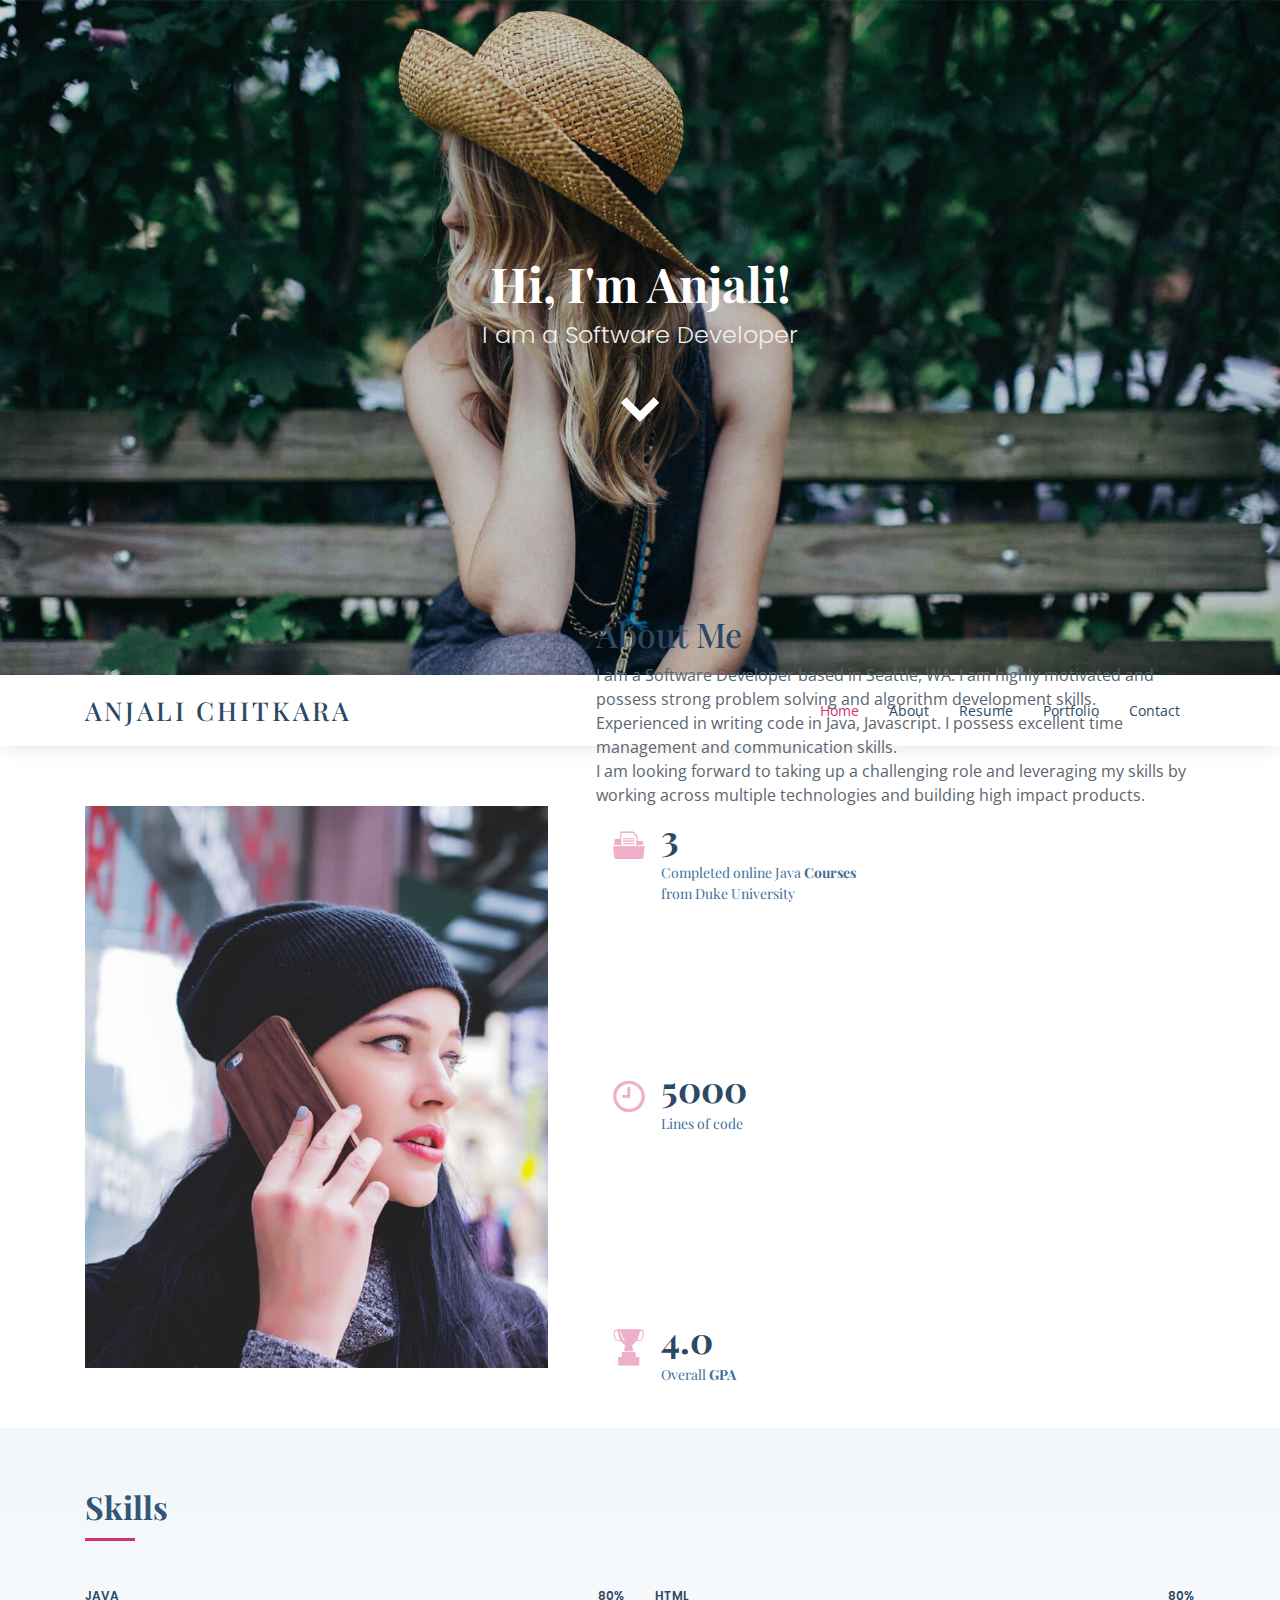
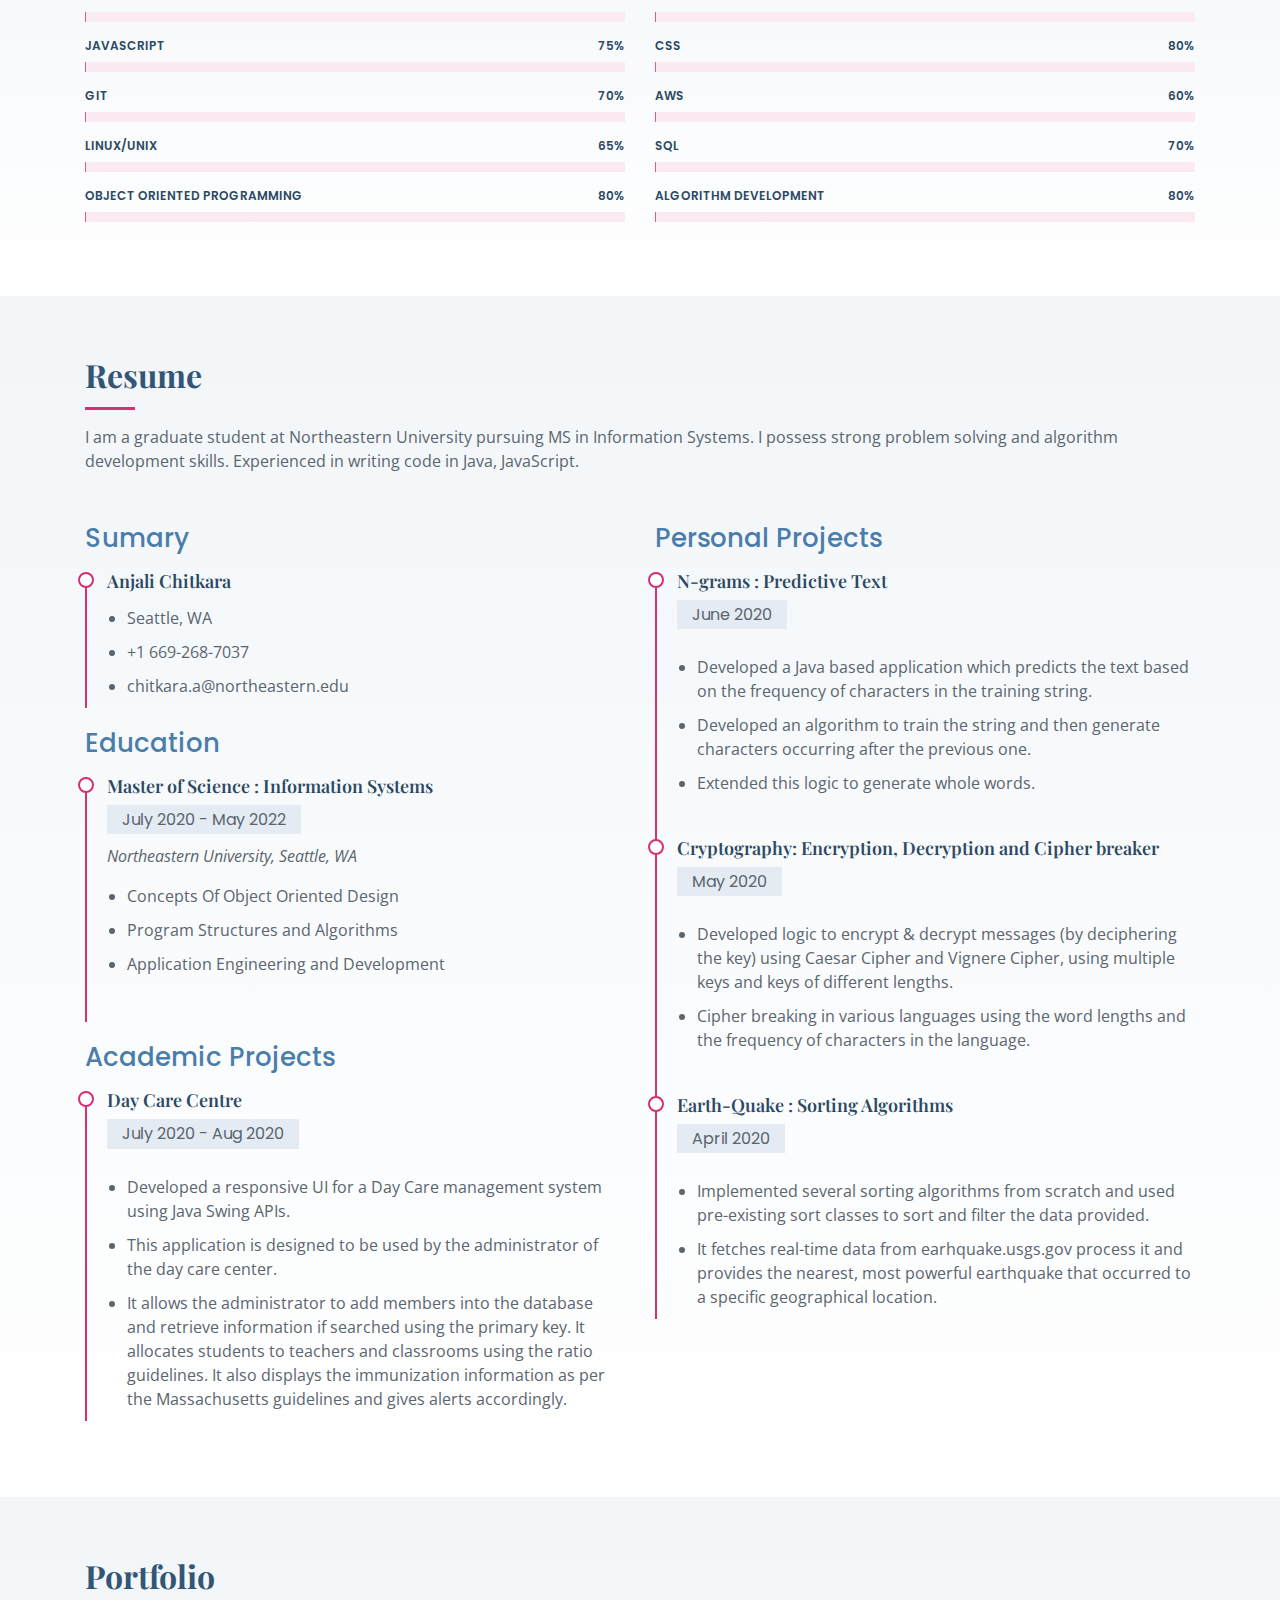
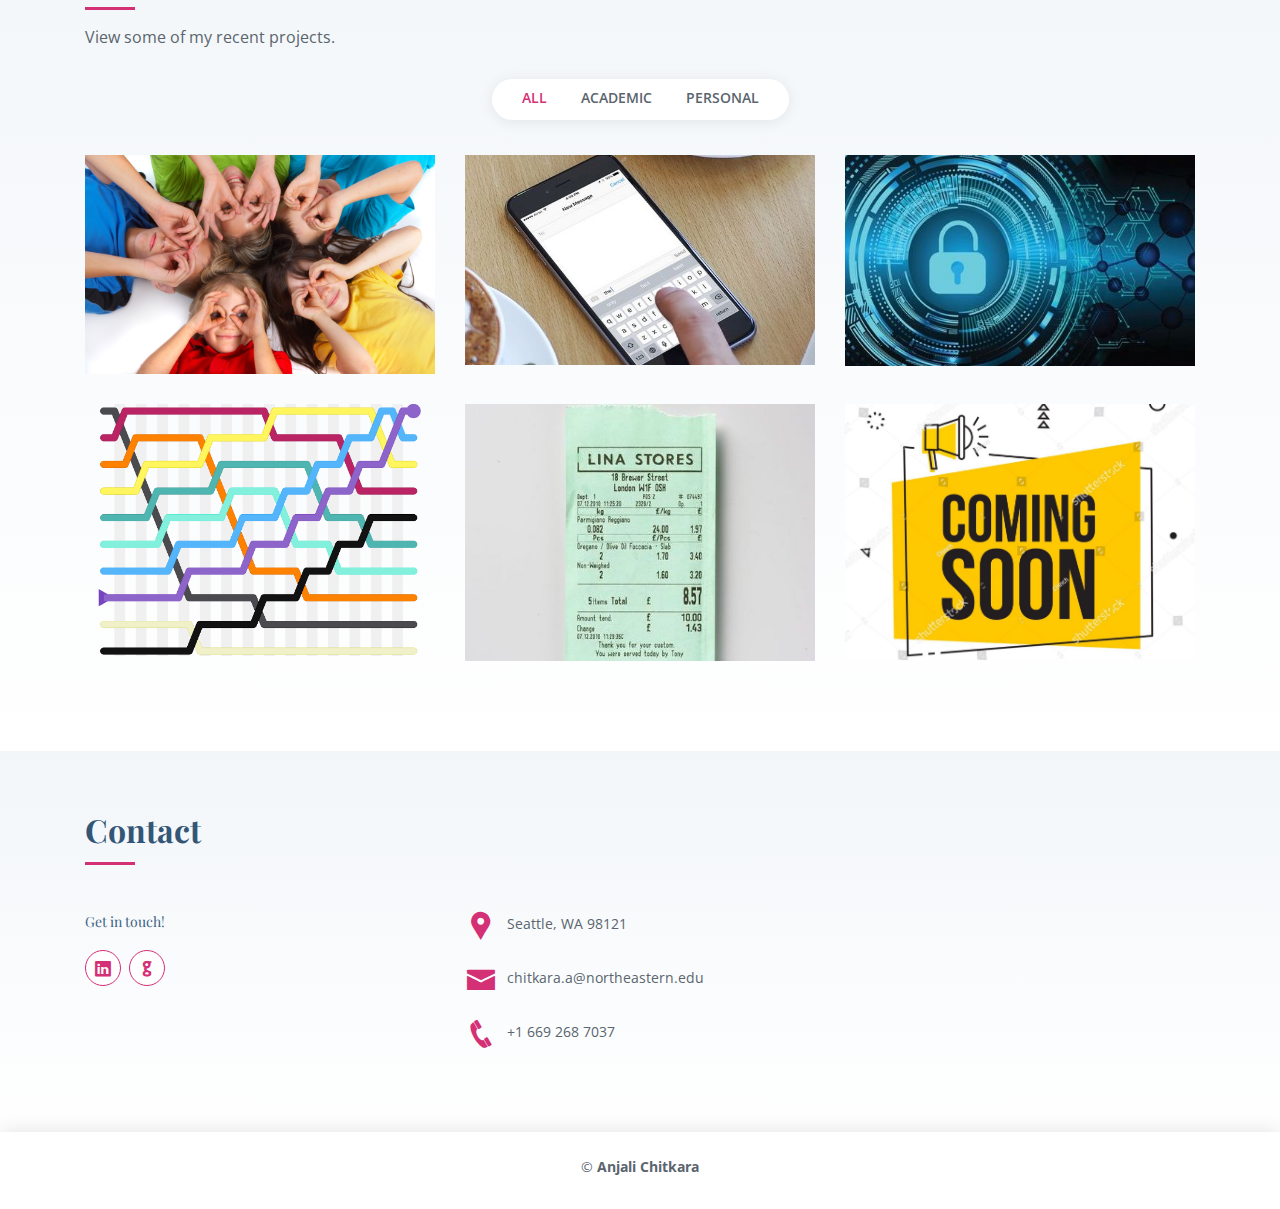
<file: index.html>
<!DOCTYPE html>
<html lang="en">

<head>
  <meta charset="utf-8">
  <meta content="width=device-width, initial-scale=1.0" name="viewport">

  <title>Anjali Chitkara</title>
  <meta content="" name="descriptison">
  <meta content="" name="keywords">

  <!-- Favicons -->
  <!--link href="assets/img/favicon.png" rel="icon"-->
  <!--link href="assets/img/apple-touch-icon.png" rel="apple-touch-icon"-->

  <!-- Google Fonts -->
  <link href="https://fonts.googleapis.com/css?family=Open+Sans:300,300i,400,400i,600,600i,700,700i|Poppins:300,300i,400,400i,500,500i,600,600i,700,700i|Playfair+Display:400,400i,500,500i,600,600i,700,700i&subset=cyrillic" rel="stylesheet">

  <!-- Vendor CSS Files -->
  <link href="assets/vendor/bootstrap/css/bootstrap.min.css" rel="stylesheet">
  <link href="assets/vendor/icofont/icofont.min.css" rel="stylesheet">
  <link href="assets/vendor/boxicons/css/boxicons.min.css" rel="stylesheet">
  <link href="assets/vendor/venobox/venobox.css" rel="stylesheet">
  <link href="assets/vendor/owl.carousel/assets/owl.carousel.min.css" rel="stylesheet">

  <!--Main CSS File -->
  <link href="assets/css/style.css" rel="stylesheet">

</head>

<body>

  <!-- ======= Hero Section ======= -->
  <section id="hero" class="d-flex flex-column align-items-center justify-content-center">
    <h1>Hi, I'm Anjali!</h1>
    <h2>I am a Software Developer</h2>
    <a href="#about" class="btn-get-started scrollto"><i class="icofont-simple-down"></i></a>
  </section><!-- End Hero -->

  <!-- ======= Header ======= -->
  <header id="header">
    <div class="container d-flex align-items-center">

      <div class="logo mr-auto">
        <h1 class="text-light"><a href="index.html"><span>Anjali Chitkara</span></a></h1>
        <!-- Uncomment below if you prefer to use an image logo -->
        <!-- <a href="index.html"><img src="assets/img/logo.png" alt="" class="img-fluid"></a>-->
      </div>

      <nav class="nav-menu d-none d-lg-block">
        <ul>
          <li class="active"><a href="index.html">Home</a></li>
          <li><a href="#about">About</a></li>
          <li><a href="#resume">Resume</a></li>
          <!--li><a href="#services">Services</a></li-->
          <li><a href="#portfolio">Portfolio</a></li>
          <!--li class="drop-down"><a href="">Drop Down</a>
            <ul>
              <li><a href="#">Drop Down 1</a></li>
              <li class="drop-down"><a href="#">Drop Down 2</a>
                <ul>
                  <li><a href="#">Deep Drop Down 1</a></li>
                  <li><a href="#">Deep Drop Down 2</a></li>
                  <li><a href="#">Deep Drop Down 3</a></li>
                  <li><a href="#">Deep Drop Down 4</a></li>
                  <li><a href="#">Deep Drop Down 5</a></li>
                </ul>
              </li>
              <li><a href="#">Drop Down 3</a></li>
              <li><a href="#">Drop Down 4</a></li>
              <li><a href="#">Drop Down 5</a></li>
            </ul>
          </li-->
          <li><a href="#contact">Contact</a></li>

        </ul>
      </nav><!-- .nav-menu -->

    </div>
  </header><!-- End Header -->

  <main id="main">

    <!-- ======= About Section ======= -->
    <section id="about" class="about">
      <div class="container">

        <div class="row no-gutters">
          <div class="image col-xl-5 d-flex align-items-stretch justify-content-center justify-content-lg-start"></div>
          <div class="col-xl-7 pl-0 pl-lg-5 pr-lg-1 d-flex align-items-stretch">
            <div class="content d-flex flex-column justify-content-center">
              <h3>About Me</h3>
              <p>
                I am a Software Developer based in Seattle, WA. I am highly motivated and possess strong problem solving and algorithm development skills. Experienced in writing code in Java, Javascript. I possess excellent time management and communication skills.
              </p>
              <p>
                I am looking forward to taking up a challenging role and leveraging my skills by working across multiple technologies and building high impact products.
              </p>
              <!--div class="row">
                <div class="col-md-6 d-md-flex align-items-md-stretch">
                  <div class="count-box">
                    <i class="icofont-simple-smile"></i>
                    <span data-toggle="counter-up">85</span>
                    <p><strong>Enthusiastic</strong> </p>
                  </div>
                </div-->

                <div class="col-md-6 d-md-flex align-items-md-stretch">
                  <div class="count-box">
                    <i class="icofont-document-folder"></i>
                    <span data-toggle="counter-up">4</span>
                    <p>Completed online Java <strong>Courses</strong> from Duke University</p>
                  </div>
                </div>

                <div class="col-md-6 d-md-flex align-items-md-stretch">
                  <div class="count-box">
                    <i class="icofont-clock-time"></i>
                    <span data-toggle="counter-up">5000</span> 
                    <p>Lines of code<strong></strong></p>
                  </div>
                </div>

                <div class="col-md-6 d-md-flex align-items-md-stretch">
                  <div class="count-box">
                    <i class="icofont-award"></i>
                    <span data-toggle="counter-up">4.0</span>
                    <p>Overall <strong>GPA</strong></p>
                  </div>
                </div>
              </div>
            </div><!-- End .content-->
          </div>
        </div>

      </div>
    </section><!-- End About Section -->

    <!-- ======= Skills Section ======= -->
    <section id="skills" class="skills section-bg">
      <div class="container">

        <div class="section-title">
          <h2>Skills</h2>
          <!--p>Magnam dolores commodi suscipit. Necessitatibus eius consequatur ex aliquid fuga eum quidem. Sit sint consectetur velit. Quisquam quos quisquam cupiditate. Et nemo qui impedit suscipit alias ea. Quia fugiat sit in iste officiis commodi quidem hic quas.</p-->
        </div>

        <div class="row skills-content">

          <div class="col-lg-6">

            <div class="progress">
              <span class="skill">Java <i class="val">80%</i></span>
              <div class="progress-bar-wrap">
                <div class="progress-bar" role="progressbar" aria-valuenow="80" aria-valuemin="0" aria-valuemax="100"></div>
              </div>
            </div>

            <div class="progress">
              <span class="skill">JavaScript <i class="val">75%</i></span>
              <div class="progress-bar-wrap">
                <div class="progress-bar" role="progressbar" aria-valuenow="75" aria-valuemin="0" aria-valuemax="100"></div>
              </div>
            </div>

            <div class="progress">
              <span class="skill">GIT <i class="val">70%</i></span>
              <div class="progress-bar-wrap">
                <div class="progress-bar" role="progressbar" aria-valuenow="70" aria-valuemin="0" aria-valuemax="100"></div>
              </div>
            </div>

            <div class="progress">
              <span class="skill">Linux/Unix <i class="val">65%</i></span>
              <div class="progress-bar-wrap">
                <div class="progress-bar" role="progressbar" aria-valuenow="65" aria-valuemin="0" aria-valuemax="100"></div>
              </div>
            </div>

            <div class="progress">
              <span class="skill">Object Oriented Programming <i class="val">80%</i></span>
              <div class="progress-bar-wrap">
                <div class="progress-bar" role="progressbar" aria-valuenow="80" aria-valuemin="0" aria-valuemax="100"></div>
              </div>
            </div>

          </div>

          <div class="col-lg-6">

            <div class="progress">
              <span class="skill">HTML <i class="val">80%</i></span>
              <div class="progress-bar-wrap">
                <div class="progress-bar" role="progressbar" aria-valuenow="80" aria-valuemin="0" aria-valuemax="100"></div>
              </div>
            </div>

            <div class="progress">
              <span class="skill">CSS <i class="val">80%</i></span>
              <div class="progress-bar-wrap">
                <div class="progress-bar" role="progressbar" aria-valuenow="80" aria-valuemin="0" aria-valuemax="100"></div>
              </div>
            </div>

            <div class="progress">
              <span class="skill">AWS <i class="val">60%</i></span>
              <div class="progress-bar-wrap">
                <div class="progress-bar" role="progressbar" aria-valuenow="60" aria-valuemin="0" aria-valuemax="100"></div>
              </div>
            </div>

            <div class="progress">
              <span class="skill">SQL <i class="val">70%</i></span>
              <div class="progress-bar-wrap">
                <div class="progress-bar" role="progressbar" aria-valuenow="70" aria-valuemin="0" aria-valuemax="100"></div>
              </div>
            </div>

            <div class="progress">
              <span class="skill">Algorithm Development <i class="val">80%</i></span>
              <div class="progress-bar-wrap">
                <div class="progress-bar" role="progressbar" aria-valuenow="80" aria-valuemin="0" aria-valuemax="100"></div>
              </div>
            </div>

          </div>

        </div>

      </div>
    </section><!-- End Skills Section -->

    <!-- ======= Resume Section ======= -->
    <section id="resume" class="resume section-bg">
      <div class="container">

        <div class="section-title">
          <h2>Resume</h2>
          <p> I am a graduate student at Northeastern University pursuing MS in Information Systems. I possess strong problem solving and algorithm development skills. Experienced in writing code in Java, JavaScript.</p>
        </div>

        <div class="row">
          <div class="col-lg-6">
            <h3 class="resume-title">Sumary</h3>
            <div class="resume-item pb-0">
              <h4>Anjali Chitkara</h4>
              <!--p><em>Innovative and deadline-driven Graphic Designer with 3+ years of experience designing and developing user-centered digital/print marketing material from initial concept to final, polished deliverable.</em></p-->
              <p>
              <ul>
                <li>Seattle, WA</li>
                <li>+1 669-268-7037</li>
                <li onclick="openEmailClient()" class = "email-1">chitkara.a@northeastern.edu</li>
              </ul>
              </p>
            </div>

            <h3 class="resume-title">Education</h3>
            <div class="resume-item">
              <h4>Master of Science : Information Systems</h4>
              <h5>July 2020 - May 2022</h5>
              <p><em>Northeastern University, Seattle, WA </em></p>
              <p>
              <ul>
                <li>Concepts Of Object Oriented Design</li>
                <li>Program Structures and Algorithms</li>
                <li>Application Engineering and Development</li>
              </ul>
              </p>
            </div>
            <!--div class="resume-item">
              <h4>Bachelor of Architecture</h4>
              <h5>2012 - 2017</h5>
              <p><em>Chitkara University, Punjab</em></p>
              <p>Quia nobis sequi est occaecati aut. Repudiandae et iusto quae reiciendis et quis Eius vel ratione eius unde vitae rerum voluptates asperiores voluptatem Earum molestiae consequatur neque etlon sader mart dila</p>
            </div-->
            <h3 class="resume-title">Academic Projects</h3>
            <div class="resume-item">
              <h4>Day Care Centre</h4>
              <h5>July 2020 - Aug 2020</h5>
              <!--p><em>Northeastern University, Seattle, WA </em></p-->
              <p>
              <ul>
                <li>Developed a responsive UI for a Day Care management system using Java Swing APIs.</li>
                <li>This application is designed to be used by the administrator of the day care center.</li>
                <li>It allows the administrator to add members into the database and retrieve information if searched using the primary key. It allocates students to teachers and classrooms using the ratio guidelines. It also displays the immunization information as per the Massachusetts guidelines and gives alerts accordingly.</li>
              </ul>
              </p>
            </div>
          </div>
          <div class="col-lg-6">
            <h3 class="resume-title">Personal Projects</h3>
            <div class="resume-item">
              <h4>N-grams : Predictive Text</h4>
              <h5>June 2020</h5>
              <!--p><em>Experion, New York, NY </em></p-->
              <p>
              <ul>
                <li>Developed a Java based application which predicts the text based on the frequency of characters in the training string.</li>
                <li>Developed an algorithm to train the string and then generate characters occurring after the previous one.</li>
                <li>Extended this logic to generate whole words.</li>
              </ul>
              </p>
            </div>
            <div class="resume-item">
              <h4>Cryptography: Encryption, Decryption and Cipher breaker</h4>
              <h5>May 2020</h5>
              <!--p><em>Stepping Stone Advertising, New York, NY</em></p-->
              <p>
              <ul>
                <li>Developed logic to encrypt & decrypt messages (by deciphering the key) using Caesar Cipher and Vignere Cipher, using multiple keys and keys of different lengths.</li>
                <li>Cipher breaking in various languages using the word lengths and the frequency of characters in the language.</li>
              </ul>
              </p>
            </div>
            <div class="resume-item">
              <h4>Earth-Quake : Sorting Algorithms</h4>
              <h5>April 2020</h5>
              <!--p><em>Stepping Stone Advertising, New York, NY</em></p-->
              <p>
              <ul>
                <li>Implemented several sorting algorithms from scratch and used pre-existing sort classes to sort and filter the data provided.</li>
                <li>It fetches real-time data from earhquake.usgs.gov process it and provides the nearest, most powerful earthquake that occurred to a specific geographical location.</li>
              </ul>
              </p>
            </div>
          </div>
        </div>


      </div>
    </section><!-- End Resume Section -->

    <!-- ======= Services Section ======= -->
    <!--section id="services" class="services section-bg">
      <div class="container">

        <div class="section-title">
          <h2>Services</h2>
          <p>Magnam dolores commodi suscipit. Necessitatibus eius consequatur ex aliquid fuga eum quidem. Sit sint consectetur velit. Quisquam quos quisquam cupiditate. Et nemo qui impedit suscipit alias ea. Quia fugiat sit in iste officiis commodi quidem hic quas.</p>
        </div>

        <div class="row">
          <div class="col-md-6 col-lg-3 d-flex align-items-stretch mb-5 mb-lg-0">
            <div class="icon-box">
              <div class="icon"><i class="bx bxl-dribbble"></i></div>
              <h4 class="title"><a href="">Lorem Ipsum</a></h4>
              <p class="description">Voluptatum deleniti atque corrupti quos dolores et quas molestias excepturi</p>
            </div>
          </div>

          <div class="col-md-6 col-lg-3 d-flex align-items-stretch mb-5 mb-lg-0">
            <div class="icon-box">
              <div class="icon"><i class="bx bx-file"></i></div>
              <h4 class="title"><a href="">Sed ut perspiciatis</a></h4>
              <p class="description">Duis aute irure dolor in reprehenderit in voluptate velit esse cillum dolore</p>
            </div>
          </div>

          <div class="col-md-6 col-lg-3 d-flex align-items-stretch mb-5 mb-lg-0">
            <div class="icon-box">
              <div class="icon"><i class="bx bx-tachometer"></i></div>
              <h4 class="title"><a href="">Magni Dolores</a></h4>
              <p class="description">Excepteur sint occaecat cupidatat non proident, sunt in culpa qui officia</p>
            </div>
          </div>

          <div class="col-md-6 col-lg-3 d-flex align-items-stretch mb-5 mb-lg-0">
            <div class="icon-box">
              <div class="icon"><i class="bx bx-world"></i></div>
              <h4 class="title"><a href="">Nemo Enim</a></h4>
              <p class="description">At vero eos et accusamus et iusto odio dignissimos ducimus qui blanditiis</p>
            </div>
          </div>

        </div>

      </div>
    </section--><!-- End Services Section -->

    <!-- ======= Portfolio Section ======= -->
    <section id="portfolio" class="portfolio section-bg">
      <div class="container">

        <div class="section-title">
          <h2>Portfolio</h2>
          <p>View some of my recent projects.</p>
        </div>

        <div class="row">
          <div class="col-lg-12 d-flex justify-content-center">
            <ul id="portfolio-flters">
              <li data-filter="*" class="filter-active">All</li>
              <li data-filter=".filter-app">Academic</li>
              <li data-filter=".filter-card">Personal</li>
              <!--li data-filter=".filter-web">Web</li-->
            </ul>
          </div>
        </div>

        <div class="row portfolio-container">

          <div class="col-lg-4 col-md-6 portfolio-item filter-app">
            <div class="portfolio-wrap">
              <img src="assets/img/portfolio/dc/dc.jpg" class="img-fluid" alt="">
              <div class="portfolio-info">
                <h4>Day Care Centre</h4>
                <p>Academic Project</p>
              </div>
              <div class="portfolio-links">
                <a href="assets/img/portfolio/portfolio-1.jpg" data-gall="portfolioGallery" class="venobox" title="Academic"><i class="bx bx-plus"></i></a>
                <a href="DayCare.html" title="More Details"><i class="bx bx-link"></i></a>
              </div>
            </div>
          </div>

          <div class="col-lg-4 col-md-6 portfolio-item filter-card">
            <div class="portfolio-wrap">
              <img src="assets/img/portfolio/Ngrams.jpg" class="img-fluid" alt="">
              <div class="portfolio-info">
                <h4>N-Grams: Predictive Text</h4>
                <p>Personal Project</p>
              </div>
              <div class="portfolio-links">
                <a href="assets/img/portfolio/portfolio-2.jpg"  data-gall="portfolioGallery" class="venobox" title="Personal"><i class="bx bx-plus"></i></a>
                <a href="NGrams.html" title="More Details"><i class="bx bx-link"></i></a>
              </div>
            </div>
          </div>

          <div class="col-lg-4 col-md-6 portfolio-item filter-card">
            <div class="portfolio-wrap">
              <img src="assets/img/portfolio/cryp.jpg" class="img-fluid" alt="">
              <div class="portfolio-info">
                <h4>Cryptography</h4>
                <p>Personal Project</p>
              </div>
              <div class="portfolio-links">
                <a href="assets/img/portfolio/portfolio-3.jpg" data-gall="portfolioGallery" class="venobox" title="Personal"><i class="bx bx-plus"></i></a>
                <a href="Cryptography.html" title="More Details"><i class="bx bx-link"></i></a>
              </div>
            </div>
          </div>

          <div class="col-lg-4 col-md-6 portfolio-item filter-card">
            <div class="portfolio-wrap">
              <img src="assets/img/portfolio/sort2.png" class="img-fluid" alt="">
              <div class="portfolio-info">
                <h4>Earth-Quake : Sorting Algorithms</h4>
                <p>Personal Project</p>
              </div>
              <div class="portfolio-links">
                <a href="assets/img/portfolio/portfolio-4.jpg" data-gall="portfolioGallery" class="venobox" title="Personal"><i class="bx bx-plus"></i></a>
                <a href="Earthquake.html" title="More Details"><i class="bx bx-link"></i></a>
              </div>
            </div>
          </div>

          <div class="col-lg-4 col-md-6 portfolio-item filter-app">
            <div class="portfolio-wrap">
              <img src="assets/img/portfolio/ds.jpg" class="img-fluid" alt="">
              <div class="portfolio-info">
                <h4>Dessert Shoppe : CheckOut System</h4>
                <p>Academic Project</p>
              </div>
              <div class="portfolio-links">
                <a href="assets/img/portfolio/portfolio-5.jpg" data-gall="portfolioGallery" class="venobox" title="Academic"><i class="bx bx-plus"></i></a>
                <a href="DessertShoppe.html" title="More Details"><i class="bx bx-link"></i></a>
              </div>
            </div>
          </div>

          <div class="col-lg-4 col-md-6 portfolio-item filter-app">
            <div class="portfolio-wrap">
              <img src="assets/img/portfolio/cs.jpg" class="img-fluid" alt="">
              <div class="portfolio-info">
                <h4>App 3</h4>
                <p>Academic Project</p>
              </div>
              <div class="portfolio-links">
                <a href="assets/img/portfolio/portfolio-6.jpg" data-gall="portfolioGallery" class="venobox" title="Academic"><i class="bx bx-plus"></i></a>
                <a href="App3.html" title="More Details"><i class="bx bx-link"></i></a>
              </div>
            </div>
          </div>

          <!--div class="col-lg-4 col-md-6 portfolio-item filter-card">
            <div class="portfolio-wrap">
              <img src="assets/img/portfolio/portfolio-7.jpg" class="img-fluid" alt="">
              <div class="portfolio-info">
                <h4>Card 1</h4>
                <p>Card</p>
              </div>
              <div class="portfolio-links">
                <a href="assets/img/portfolio/portfolio-7.jpg" data-gall="portfolioGallery" class="venobox" title="Card 1"><i class="bx bx-plus"></i></a>
                <a href="portfolio-details.html" title="More Details"><i class="bx bx-link"></i></a>
              </div>
            </div>
          </div>

          <div class="col-lg-4 col-md-6 portfolio-item filter-card">
            <div class="portfolio-wrap">
              <img src="assets/img/portfolio/portfolio-8.jpg" class="img-fluid" alt="">
              <div class="portfolio-info">
                <h4>Card 3</h4>
                <p>Card</p>
              </div>
              <div class="portfolio-links">
                <a href="assets/img/portfolio/portfolio-8.jpg" data-gall="portfolioGallery" class="venobox" title="Card 3"><i class="bx bx-plus"></i></a>
                <a href="portfolio-details.html" title="More Details"><i class="bx bx-link"></i></a>
              </div>
            </div>
          </div>

          <div class="col-lg-4 col-md-6 portfolio-item filter-web">
            <div class="portfolio-wrap">
              <img src="assets/img/portfolio/portfolio-9.jpg" class="img-fluid" alt="">
              <div class="portfolio-info">
                <h4>Web 3</h4>
                <p>Web</p>
              </div>
              <div class="portfolio-links">
                <a href="assets/img/portfolio/portfolio-9.jpg" data-gall="portfolioGallery" class="venobox" title="Web 3"><i class="bx bx-plus"></i></a>
                <a href="portfolio-details.html" title="More Details"><i class="bx bx-link"></i></a>
              </div>
            </div>
          </div-->

        </div>

      </div>
    </section><!-- End Portfolio Section -->

    <!-- ======= Contact Section ======= -->
    <section id="contact" class="contact section-bg">
      <div class="container">

        <div class="section-title">
          <h2>Contact</h2>
          <!--p>Magnam dolores commodi suscipit. Necessitatibus eius consequatur ex aliquid fuga eum quidem. Sit sint consectetur velit. Quisquam quos quisquam cupiditate. Et nemo qui impedit suscipit alias ea. Quia fugiat sit in iste officiis commodi quidem hic quas.</p-->
        </div>

        <div class="row">

          <div class="col-lg-4 col-md-4">
            <div class="contact-about">
              <!--h3>Lonely</h3-->
              <p>Get in touch!</p>
              <div class="social-links">
                <a href="https://www.linkedin.com/in/anjali-chitkara-646339140/" target="_blank" class="linkedin"><i class="icofont-linkedin"></i></a>
                <a href="https://github.com/Anjali-Chitkara-ac" target="_blank" class="github"><i class="icofont-github"></i></a>
              </div>
            </div>
          </div>

          <div class="col-lg-3 col-md-4">
            <div class="info">
              <div>
                <i class="icofont-google-map"></i>
                <p>Seattle, WA 98121</p>
              </div>

              <div>
                <i class="icofont-envelope"></i>
                <p onclick="openEmailClient()" class = "email-1">chitkara.a@northeastern.edu</p>
              </div>

              <div>
                <i class="icofont-phone"></i>
                <p>+1 669 268 7037</p>
              </div>

            </div>
          </div>

          

      </div>
    </section><!-- End Contact Section -->

  </main><!-- End #main -->

  <!-- ======= Footer ======= -->
  <footer id="footer">
    <div class="container">
      <div class="copyright">
        &copy;  <strong><span>Anjali Chitkara</span></strong>
      </div>
      <div class="credits">
      </div>
    </div>
  </footer><!-- End  Footer -->

  <a href="#" class="back-to-top"><i class="icofont-simple-up"></i></a>

  <!-- Vendor JS Files -->
  <script src="assets/vendor/jquery/jquery.min.js"></script>
  <script src="assets/vendor/bootstrap/js/bootstrap.bundle.min.js"></script>
  <script src="assets/vendor/jquery.easing/jquery.easing.min.js"></script>
  <script src="assets/vendor/php-email-form/validate.js"></script>
  <script src="assets/vendor/jquery-sticky/jquery.sticky.js"></script>
  <script src="assets/vendor/waypoints/jquery.waypoints.min.js"></script>
  <script src="assets/vendor/counterup/counterup.min.js"></script>
  <script src="assets/vendor/isotope-layout/isotope.pkgd.min.js"></script>
  <script src="assets/vendor/venobox/venobox.min.js"></script>
  <script src="assets/vendor/owl.carousel/owl.carousel.min.js"></script>

  <!-- Main JS File -->
  <script src="assets/js/main.js"></script>

</body>

</html>
</file>
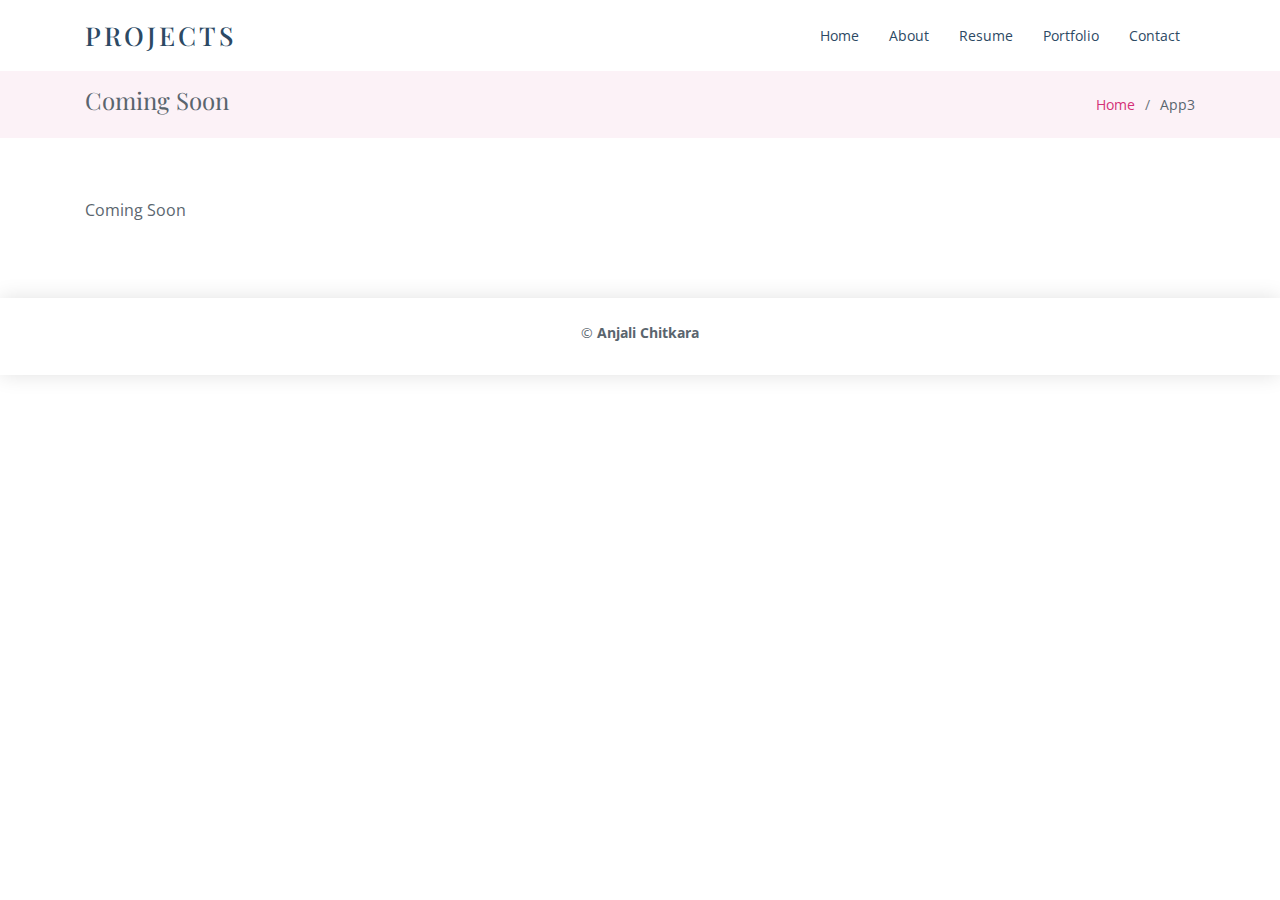
<file: App3.html>
<!DOCTYPE html>
<html lang="en">

<head>
  <meta charset="utf-8">
  <meta content="width=device-width, initial-scale=1.0" name="viewport">

  <title>App3</title>
  <meta content="" name="descriptison">
  <meta content="" name="keywords">

  <!-- Favicons -->
  <!--link href="assets/img/favicon.png" rel="icon"-->
  <!--link href="assets/img/apple-touch-icon.png" rel="apple-touch-icon"-->

  <!-- Google Fonts -->
  <link href="https://fonts.googleapis.com/css?family=Open+Sans:300,300i,400,400i,600,600i,700,700i|Poppins:300,300i,400,400i,500,500i,600,600i,700,700i|Playfair+Display:400,400i,500,500i,600,600i,700,700i&subset=cyrillic" rel="stylesheet">

  <!-- Vendor CSS Files -->
  <link href="assets/vendor/bootstrap/css/bootstrap.min.css" rel="stylesheet">
  <link href="assets/vendor/icofont/icofont.min.css" rel="stylesheet">
  <link href="assets/vendor/boxicons/css/boxicons.min.css" rel="stylesheet">
  <link href="assets/vendor/venobox/venobox.css" rel="stylesheet">
  <link href="assets/vendor/owl.carousel/assets/owl.carousel.min.css" rel="stylesheet">

  <!-- Template Main CSS File -->
  <link href="assets/css/style.css" rel="stylesheet">

  <!-- =======================================================
  * Template Name: Lonely - v2.2.0
  * Template URL: https://bootstrapmade.com/free-html-bootstrap-template-lonely/
  * Author: BootstrapMade.com
  * License: https://bootstrapmade.com/license/
  ======================================================== -->
</head>

<body>

  <!-- ======= Header ======= -->
  <header id="header">
    <div class="container d-flex align-items-center">

      <div class="logo mr-auto">
        <h1 class="text-light"><a href="index.html"><span>Projects</span></a></h1>
        <!-- Uncomment below if you prefer to use an image logo -->
        <!-- <a href="index.html"><img src="assets/img/logo.png" alt="" class="img-fluid"></a>-->
      </div>

      <nav class="nav-menu d-none d-lg-block">
        <ul>
          <li><a href="index.html">Home</a></li>
          <li><a href="#about">About</a></li>
          <li><a href="#resume">Resume</a></li>
          <!--li><a href="#services">Services</a></li-->
          <li><a href="#portfolio">Portfolio</a></li>
          <!--li class="drop-down"><a href="">Drop Down</a>
            <ul>
              <li><a href="#">Drop Down 1</a></li>
              <li class="drop-down"><a href="#">Drop Down 2</a>
                <ul>
                  <li><a href="#">Deep Drop Down 1</a></li>
                  <li><a href="#">Deep Drop Down 2</a></li>
                  <li><a href="#">Deep Drop Down 3</a></li>
                  <li><a href="#">Deep Drop Down 4</a></li>
                  <li><a href="#">Deep Drop Down 5</a></li>
                </ul>
              </li>
              <li><a href="#">Drop Down 3</a></li>
              <li><a href="#">Drop Down 4</a></li>
              <li><a href="#">Drop Down 5</a></li>
            </ul>
          </li-->
          <li><a href="#contact">Contact</a></li>

        </ul>
      </nav><!-- .nav-menu -->

    </div>
  </header><!-- End Header -->

  <main id="main">

    <!-- ======= Breadcrumbs Section ======= -->
    <section class="breadcrumbs">
      <div class="container">

        <div class="d-flex justify-content-between align-items-center">
          <h2>Coming Soon</h2>
          <ol>
            <li><a href="index.html">Home</a></li>
            <li>App3</li>
          </ol>
        </div>

      </div>
    </section><!-- End Breadcrumbs Section -->

    <section class="inner-page">
      <div class="container">
        <p>
          Coming Soon
        </p>
      </div>
    </section>

  </main><!-- End #main -->

  <!-- ======= Footer ======= -->
  <footer id="footer">
    <div class="container">
      <div class="copyright">
        &copy; <strong><span>Anjali Chitkara</span></strong>
      </div>
      <div class="credits">
        <!-- All the links in the footer should remain intact. -->
        <!-- You can delete the links only if you purchased the pro version. -->
        <!-- Licensing information: https://bootstrapmade.com/license/ -->
        <!-- Purchase the pro version with working PHP/AJAX contact form: https://bootstrapmade.com/free-html-bootstrap-template-lonely/ -->
      </div>
    </div>
  </footer><!-- End  Footer -->

  <a href="#" class="back-to-top"><i class="icofont-simple-up"></i></a>

  <!-- Vendor JS Files -->
  <script src="assets/vendor/jquery/jquery.min.js"></script>
  <script src="assets/vendor/bootstrap/js/bootstrap.bundle.min.js"></script>
  <script src="assets/vendor/jquery.easing/jquery.easing.min.js"></script>
  <script src="assets/vendor/php-email-form/validate.js"></script>
  <script src="assets/vendor/jquery-sticky/jquery.sticky.js"></script>
  <script src="assets/vendor/waypoints/jquery.waypoints.min.js"></script>
  <script src="assets/vendor/counterup/counterup.min.js"></script>
  <script src="assets/vendor/isotope-layout/isotope.pkgd.min.js"></script>
  <script src="assets/vendor/venobox/venobox.min.js"></script>
  <script src="assets/vendor/owl.carousel/owl.carousel.min.js"></script>

  <!-- Template Main JS File -->
  <script src="assets/js/main.js"></script>

</body>

</html>
</file>
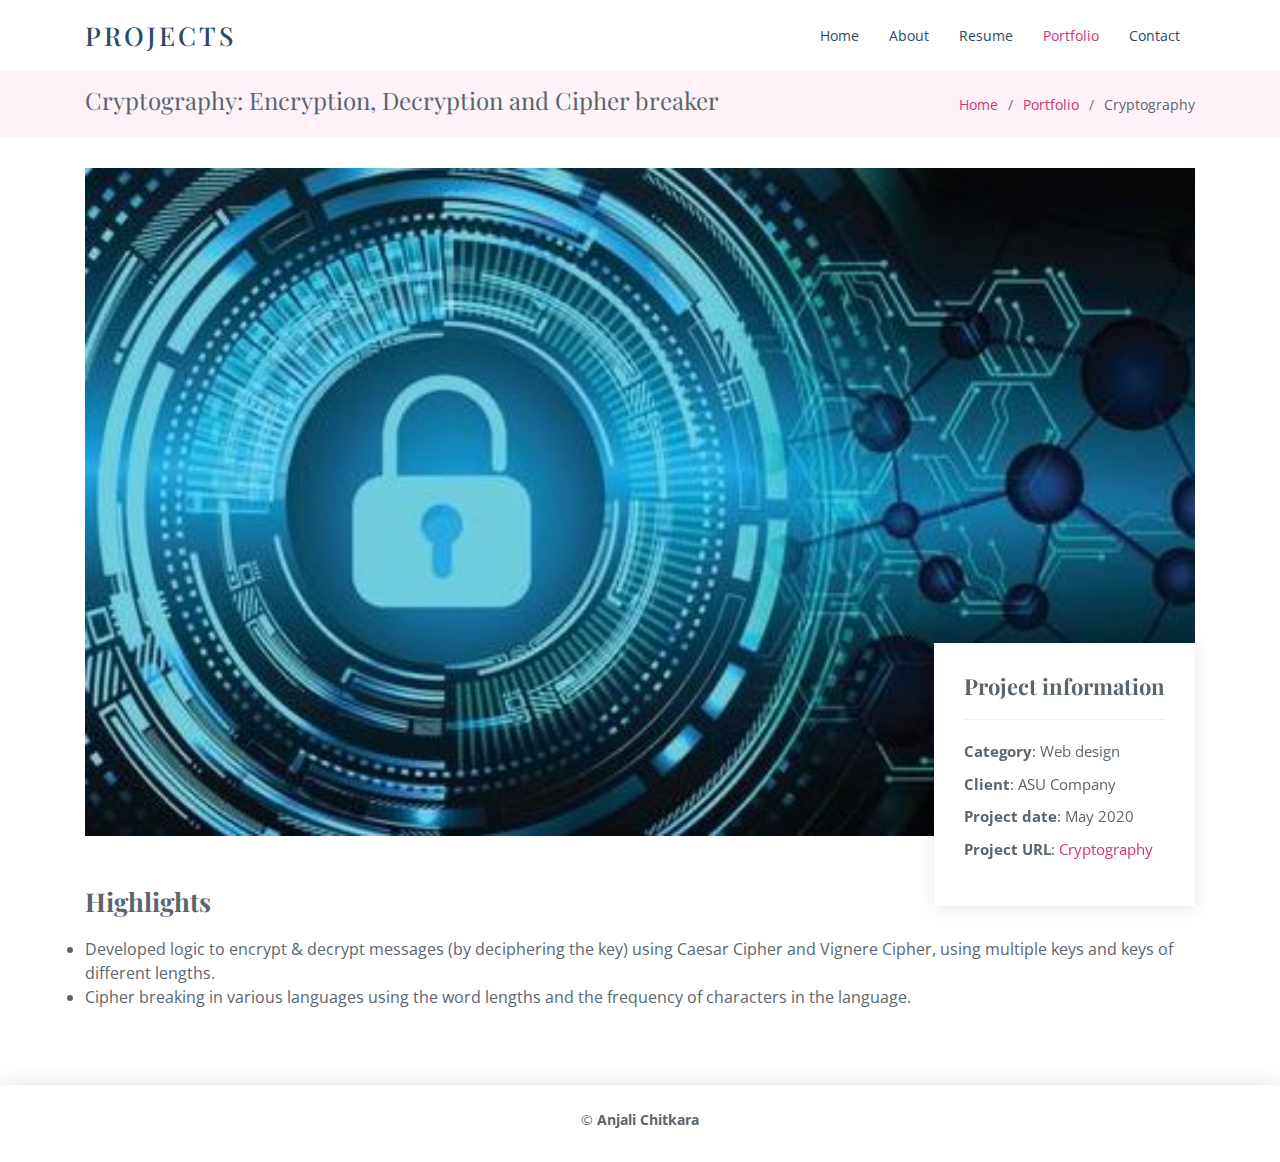
<file: Cryptography.html>
<!DOCTYPE html>
<html lang="en">

<head>
  <meta charset="utf-8">
  <meta content="width=device-width, initial-scale=1.0" name="viewport">

  <title>Cryptography</title>
  <meta content="" name="descriptison">
  <meta content="" name="keywords">

  <!-- Favicons -->
  <!--link href="assets/img/favicon.png" rel="icon"-->
  <!--link href="assets/img/apple-touch-icon.png" rel="apple-touch-icon"-->

  <!-- Google Fonts -->
  <link href="https://fonts.googleapis.com/css?family=Open+Sans:300,300i,400,400i,600,600i,700,700i|Poppins:300,300i,400,400i,500,500i,600,600i,700,700i|Playfair+Display:400,400i,500,500i,600,600i,700,700i&subset=cyrillic" rel="stylesheet">

  <!-- Vendor CSS Files -->
  <link href="assets/vendor/bootstrap/css/bootstrap.min.css" rel="stylesheet">
  <link href="assets/vendor/icofont/icofont.min.css" rel="stylesheet">
  <link href="assets/vendor/boxicons/css/boxicons.min.css" rel="stylesheet">
  <link href="assets/vendor/venobox/venobox.css" rel="stylesheet">
  <link href="assets/vendor/owl.carousel/assets/owl.carousel.min.css" rel="stylesheet">

  <!-- Template Main CSS File -->
  <link href="assets/css/style.css" rel="stylesheet">

  <!-- =======================================================
  * Template Name: Lonely - v2.2.0
  * Template URL: https://bootstrapmade.com/free-html-bootstrap-template-lonely/
  * Author: BootstrapMade.com
  * License: https://bootstrapmade.com/license/
  ======================================================== -->
</head>

<body>

  <!-- ======= Header ======= -->
  <header id="header">
    <div class="container d-flex align-items-center">

      <div class="logo mr-auto">
        <h1 class="text-light"><a href="index.html"><span>Projects</span></a></h1>
        <!-- Uncomment below if you prefer to use an image logo -->
        <!-- <a href="index.html"><img src="assets/img/logo.png" alt="" class="img-fluid"></a>-->
      </div>

      <nav class="nav-menu d-none d-lg-block">
        <ul>
          <li><a href="index.html">Home</a></li>
          <li><a href="index.html#about">About</a></li>
          <li><a href="index.html#resume">Resume</a></li>
          <!--li><a href="#services">Services</a></li-->
          <li class="active"><a href="index.html#portfolio">Portfolio</a></li>
          <!--li class="drop-down"><a href="">Drop Down</a>
            <ul>
              <li><a href="#">Drop Down 1</a></li>
              <li class="drop-down"><a href="#">Drop Down 2</a>
                <ul>
                  <li><a href="#">Deep Drop Down 1</a></li>
                  <li><a href="#">Deep Drop Down 2</a></li>
                  <li><a href="#">Deep Drop Down 3</a></li>
                  <li><a href="#">Deep Drop Down 4</a></li>
                  <li><a href="#">Deep Drop Down 5</a></li>
                </ul>
              </li>
              <li><a href="#">Drop Down 3</a></li>
              <li><a href="#">Drop Down 4</a></li>
              <li><a href="#">Drop Down 5</a></li>
            </ul>
          </li-->
          <li><a href="index.html#contact">Contact</a></li>

        </ul>
      </nav><!-- .nav-menu -->

    </div>
  </header><!-- End Header -->

  <main id="main">

    <!-- ======= Breadcrumbs Section ======= -->
    <section class="breadcrumbs">
      <div class="container">

        <div class="d-flex justify-content-between align-items-center">
          <h2>Cryptography: Encryption, Decryption and Cipher breaker</h2>
          <ol>
            <li><a href="index.html">Home</a></li>
            <li><a href="portfolio.html">Portfolio</a></li>
            <li>Cryptography</li>
          </ol>
        </div>

      </div>
    </section><!-- Breadcrumbs Section -->

    <!-- ======= Portfolio Details Section ======= -->
    <section class="portfolio-details">
      <div class="container">

        <div class="portfolio-details-container">

          <div class="owl-carousel portfolio-details-carousel">
            <img src="assets/img/portfolio/cryp.jpg" class="img-fluid" alt="">
            <!--img src="assets/img/portfolio/portfolio-details-2.jpg" class="img-fluid" alt="">
            <img src="assets/img/portfolio/portfolio-details-3.jpg" class="img-fluid" alt=""-->
          </div>

          <div class="portfolio-info">
            <h3>Project information</h3>
            <ul>
              <li><strong>Category</strong>: Web design</li>
              <li><strong>Client</strong>: ASU Company</li>
              <li><strong>Project date</strong>: May 2020</li>
              <li><strong>Project URL</strong>: <a href="https://github.com/Anjali-Chitkara-ac/Cryptography" target="_blank">Cryptography</a></li>
            </ul>
          </div>

        </div>

        <div class="portfolio-description">
          <h2>Highlights</h2>
          <p>
            <li>Developed logic to encrypt & decrypt messages (by deciphering the key) using Caesar Cipher and Vignere Cipher, using multiple keys and keys of different lengths.</li>
            <li>Cipher breaking in various languages using the word lengths and the frequency of characters in the language.</li>
          </p>
        </div>
      </div>
    </section><!-- End Portfolio Details Section -->

  </main><!-- End #main -->

  <!-- ======= Footer ======= -->
  <footer id="footer">
    <div class="container">
      <div class="copyright">
        &copy; <strong><span>Anjali Chitkara</span></strong>
      </div>
      <div class="credits">
        <!-- All the links in the footer should remain intact. -->
        <!-- You can delete the links only if you purchased the pro version. -->
        <!-- Licensing information: https://bootstrapmade.com/license/ -->
        <!-- Purchase the pro version with working PHP/AJAX contact form: https://bootstrapmade.com/free-html-bootstrap-template-lonely/ -->
      </div>
    </div>
  </footer><!-- End  Footer -->

  <a href="#" class="back-to-top"><i class="icofont-simple-up"></i></a>

  <!-- Vendor JS Files -->
  <script src="assets/vendor/jquery/jquery.min.js"></script>
  <script src="assets/vendor/bootstrap/js/bootstrap.bundle.min.js"></script>
  <script src="assets/vendor/jquery.easing/jquery.easing.min.js"></script>
  <script src="assets/vendor/php-email-form/validate.js"></script>
  <script src="assets/vendor/jquery-sticky/jquery.sticky.js"></script>
  <script src="assets/vendor/waypoints/jquery.waypoints.min.js"></script>
  <script src="assets/vendor/counterup/counterup.min.js"></script>
  <script src="assets/vendor/isotope-layout/isotope.pkgd.min.js"></script>
  <script src="assets/vendor/venobox/venobox.min.js"></script>
  <script src="assets/vendor/owl.carousel/owl.carousel.min.js"></script>

  <!-- Template Main JS File -->
  <script src="assets/js/main.js"></script>

</body>

</html>
</file>
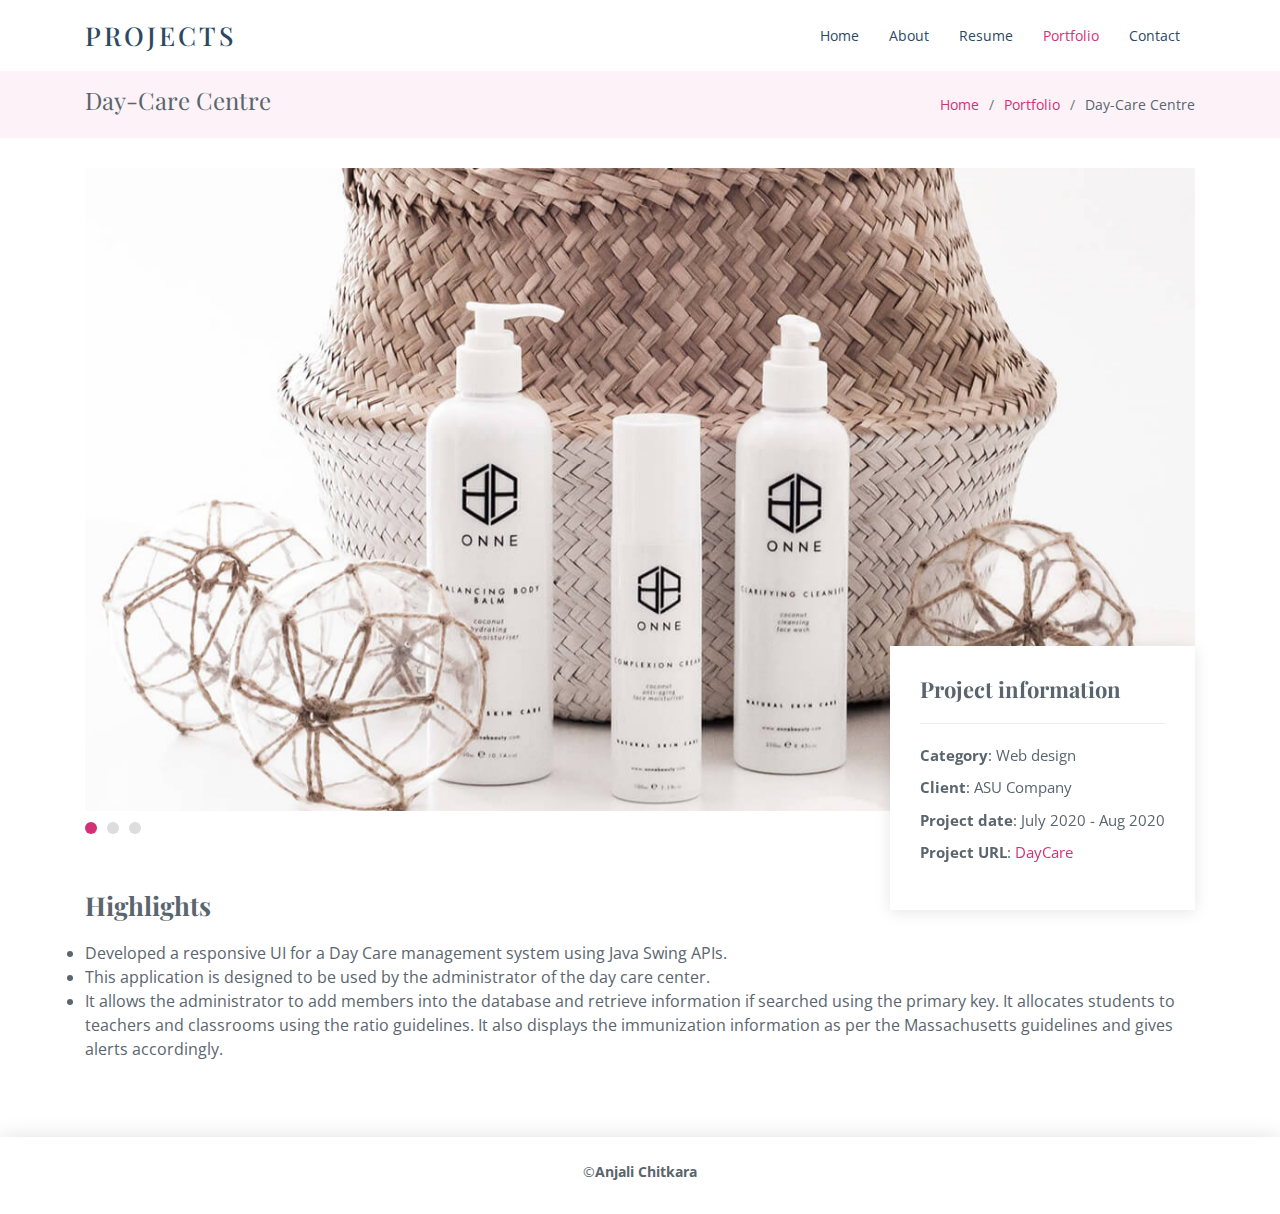
<file: DayCare.html>
<!DOCTYPE html>
<html lang="en">

<head>
  <meta charset="utf-8">
  <meta content="width=device-width, initial-scale=1.0" name="viewport">

  <title>Day-Care Centre</title>
  <meta content="" name="descriptison">
  <meta content="" name="keywords">

  <!-- Favicons -->
  <!--link href="assets/img/favicon.png" rel="icon"-->
  <!--link href="assets/img/apple-touch-icon.png" rel="apple-touch-icon"-->

  <!-- Google Fonts -->
  <link href="https://fonts.googleapis.com/css?family=Open+Sans:300,300i,400,400i,600,600i,700,700i|Poppins:300,300i,400,400i,500,500i,600,600i,700,700i|Playfair+Display:400,400i,500,500i,600,600i,700,700i&subset=cyrillic" rel="stylesheet">

  <!-- Vendor CSS Files -->
  <link href="assets/vendor/bootstrap/css/bootstrap.min.css" rel="stylesheet">
  <link href="assets/vendor/icofont/icofont.min.css" rel="stylesheet">
  <link href="assets/vendor/boxicons/css/boxicons.min.css" rel="stylesheet">
  <link href="assets/vendor/venobox/venobox.css" rel="stylesheet">
  <link href="assets/vendor/owl.carousel/assets/owl.carousel.min.css" rel="stylesheet">

  <!-- Template Main CSS File -->
  <link href="assets/css/style.css" rel="stylesheet">

  <!-- =======================================================
  * Template Name: Lonely - v2.2.0
  * Template URL: https://bootstrapmade.com/free-html-bootstrap-template-lonely/
  * Author: BootstrapMade.com
  * License: https://bootstrapmade.com/license/
  ======================================================== -->
</head>

<body>

  <!-- ======= Header ======= -->
  <header id="header">
    <div class="container d-flex align-items-center">

      <div class="logo mr-auto">
        <h1 class="text-light"><a href="index.html"><span>Projects</span></a></h1>
        <!-- Uncomment below if you prefer to use an image logo -->
        <!-- <a href="index.html"><img src="assets/img/logo.png" alt="" class="img-fluid"></a>-->
      </div>

      <nav class="nav-menu d-none d-lg-block">
        <ul>
          <li><a href="index.html">Home</a></li>
          <li><a href="#index.htmlabout">About</a></li>
          <li><a href="index.html#resume">Resume</a></li>
          <!--li><a href="#services">Services</a></li-->
          <li class="active"><a href="index.html#portfolio">Portfolio</a></li>
          <!--li class="drop-down"><a href="">Drop Down</a>
            <ul>
              <li><a href="#">Drop Down 1</a></li>
              <li class="drop-down"><a href="#">Drop Down 2</a>
                <ul>
                  <li><a href="#">Deep Drop Down 1</a></li>
                  <li><a href="#">Deep Drop Down 2</a></li>
                  <li><a href="#">Deep Drop Down 3</a></li>
                  <li><a href="#">Deep Drop Down 4</a></li>
                  <li><a href="#">Deep Drop Down 5</a></li>
                </ul>
              </li>
              <li><a href="#">Drop Down 3</a></li>
              <li><a href="#">Drop Down 4</a></li>
              <li><a href="#">Drop Down 5</a></li>
            </ul>
          </li-->
          <li><a href="index.html#contact">Contact</a></li>

        </ul>
      </nav><!-- .nav-menu -->

    </div>
  </header><!-- End Header -->

  <main id="main">

    <!-- ======= Breadcrumbs Section ======= -->
    <section class="breadcrumbs">
      <div class="container">

        <div class="d-flex justify-content-between align-items-center">
          <h2>Day-Care Centre</h2>
          <ol>
            <li><a href="index.html">Home</a></li>
            <li><a href="portfolio.html">Portfolio</a></li>
            <li>Day-Care Centre</li>
          </ol>
        </div>

      </div>
    </section><!-- Breadcrumbs Section -->

    <!-- ======= Portfolio Details Section ======= -->
    <section class="portfolio-details">
      <div class="container">

        <div class="portfolio-details-container">

          <div class="owl-carousel portfolio-details-carousel">
            <img src="assets/img/portfolio/portfolio-details-1.jpg" class="img-fluid" alt="">
            <img src="assets/img/portfolio/portfolio-details-2.jpg" class="img-fluid" alt="">
            <img src="assets/img/portfolio/portfolio-details-3.jpg" class="img-fluid" alt="">
          </div>

          <div class="portfolio-info">
            <h3>Project information</h3>
            <ul>
              <li><strong>Category</strong>: Web design</li>
              <li><strong>Client</strong>: ASU Company</li>
              <li><strong>Project date</strong>: July 2020 - Aug 2020</li>
              <li><strong>Project URL</strong>: <a href="https://github.com/Anjali-Chitkara-ac/DayCare" target="_blank">DayCare</a></li>
            </ul>
          </div>

        </div>

        <div class="portfolio-description">
          <h2>Highlights</h2>
          <p>
            <li>Developed a responsive UI for a Day Care management system using Java Swing APIs.</li>
            <li>This application is designed to be used by the administrator of the day care center.</li>
            <li>It allows the administrator to add members into the database and retrieve information if searched using the primary key. It allocates students to teachers and classrooms using the ratio guidelines. It also displays the immunization information as per the Massachusetts guidelines and gives alerts accordingly.</li>
          </p>
        </div>
      </div>
    </section><!-- End Portfolio Details Section -->

  </main><!-- End #main -->

  <!-- ======= Footer ======= -->
  <footer id="footer">
    <div class="container">
      <div class="copyright">
        &copy;<strong><span>Anjali Chitkara</span></strong>
      </div>
      <div class="credits">
        <!-- All the links in the footer should remain intact. -->
        <!-- You can delete the links only if you purchased the pro version. -->
        <!-- Licensing information: https://bootstrapmade.com/license/ -->
        <!-- Purchase the pro version with working PHP/AJAX contact form: https://bootstrapmade.com/free-html-bootstrap-template-lonely/ -->
      </div>
    </div>
  </footer><!-- End  Footer -->

  <a href="#" class="back-to-top"><i class="icofont-simple-up"></i></a>

  <!-- Vendor JS Files -->
  <script src="assets/vendor/jquery/jquery.min.js"></script>
  <script src="assets/vendor/bootstrap/js/bootstrap.bundle.min.js"></script>
  <script src="assets/vendor/jquery.easing/jquery.easing.min.js"></script>
  <script src="assets/vendor/php-email-form/validate.js"></script>
  <script src="assets/vendor/jquery-sticky/jquery.sticky.js"></script>
  <script src="assets/vendor/waypoints/jquery.waypoints.min.js"></script>
  <script src="assets/vendor/counterup/counterup.min.js"></script>
  <script src="assets/vendor/isotope-layout/isotope.pkgd.min.js"></script>
  <script src="assets/vendor/venobox/venobox.min.js"></script>
  <script src="assets/vendor/owl.carousel/owl.carousel.min.js"></script>

  <!-- Template Main JS File -->
  <script src="assets/js/main.js"></script>

</body>

</html>
</file>
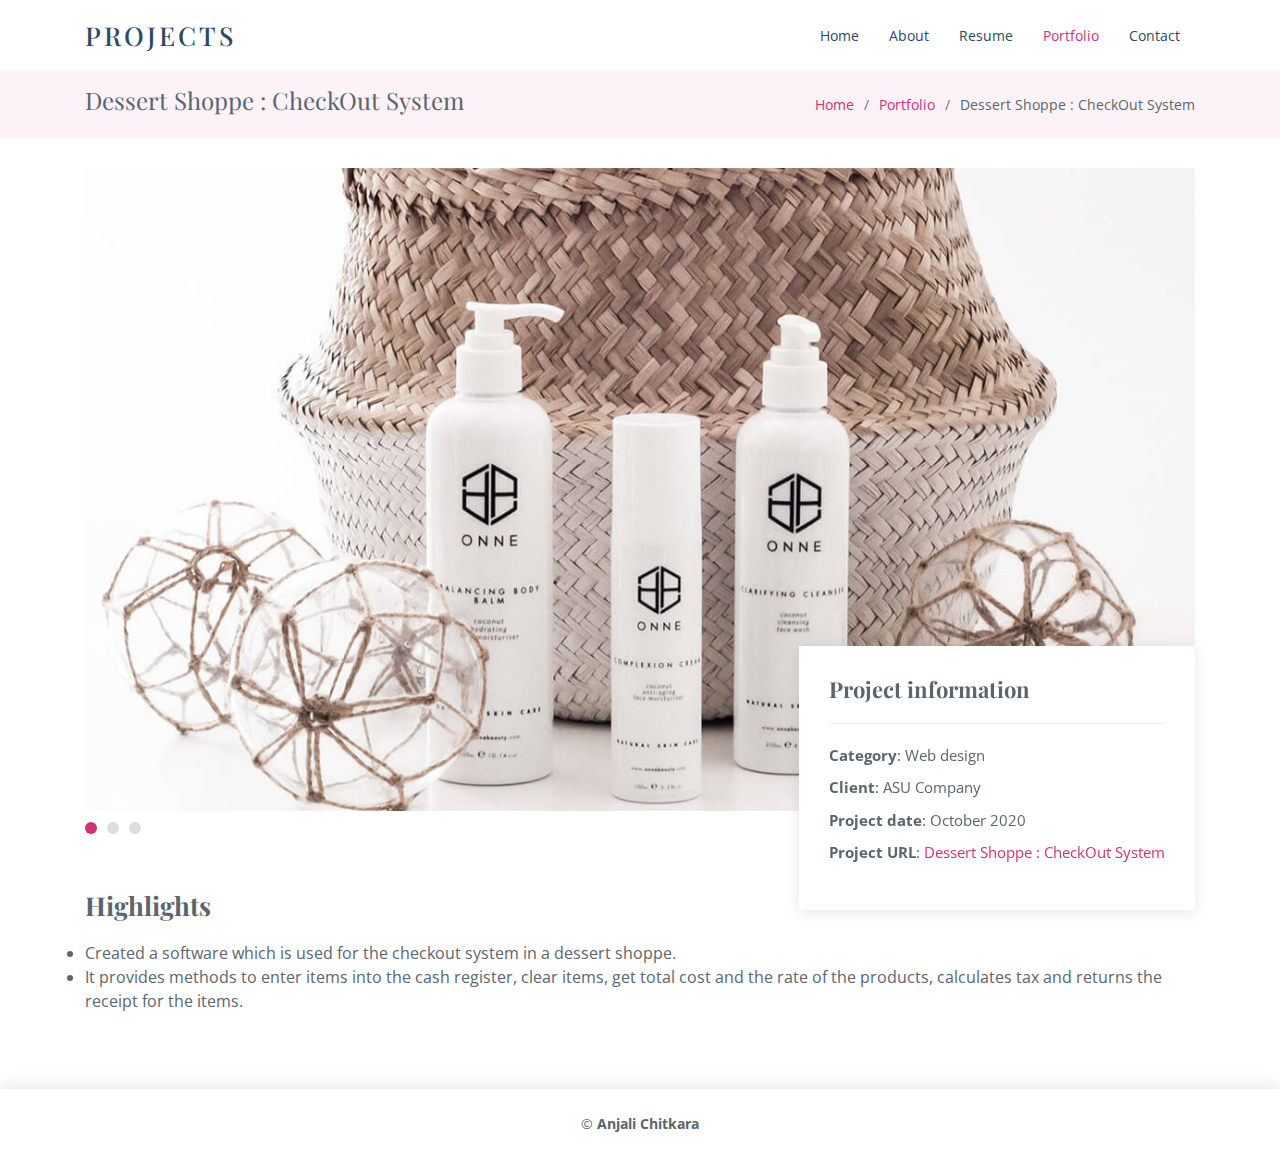
<file: DessertShoppe.html>
<!DOCTYPE html>
<html lang="en">

<head>
  <meta charset="utf-8">
  <meta content="width=device-width, initial-scale=1.0" name="viewport">

  <title>Dessert Shoppe : CheckOut System</title>
  <meta content="" name="descriptison">
  <meta content="" name="keywords">

  <!-- Favicons -->
  <!--link href="assets/img/favicon.png" rel="icon"-->
  <!--link href="assets/img/apple-touch-icon.png" rel="apple-touch-icon"-->

  <!-- Google Fonts -->
  <link href="https://fonts.googleapis.com/css?family=Open+Sans:300,300i,400,400i,600,600i,700,700i|Poppins:300,300i,400,400i,500,500i,600,600i,700,700i|Playfair+Display:400,400i,500,500i,600,600i,700,700i&subset=cyrillic" rel="stylesheet">

  <!-- Vendor CSS Files -->
  <link href="assets/vendor/bootstrap/css/bootstrap.min.css" rel="stylesheet">
  <link href="assets/vendor/icofont/icofont.min.css" rel="stylesheet">
  <link href="assets/vendor/boxicons/css/boxicons.min.css" rel="stylesheet">
  <link href="assets/vendor/venobox/venobox.css" rel="stylesheet">
  <link href="assets/vendor/owl.carousel/assets/owl.carousel.min.css" rel="stylesheet">

  <!-- Template Main CSS File -->
  <link href="assets/css/style.css" rel="stylesheet">

  <!-- =======================================================
  * Template Name: Lonely - v2.2.0
  * Template URL: https://bootstrapmade.com/free-html-bootstrap-template-lonely/
  * Author: BootstrapMade.com
  * License: https://bootstrapmade.com/license/
  ======================================================== -->
</head>

<body>

  <!-- ======= Header ======= -->
  <header id="header">
    <div class="container d-flex align-items-center">

      <div class="logo mr-auto">
        <h1 class="text-light"><a href="index.html"><span>Projects</span></a></h1>
        <!-- Uncomment below if you prefer to use an image logo -->
        <!-- <a href="index.html"><img src="assets/img/logo.png" alt="" class="img-fluid"></a>-->
      </div>

      <nav class="nav-menu d-none d-lg-block">
        <ul>
          <li><a href="index.html">Home</a></li>
          <li><a href="index.html#about">About</a></li>
          <li><a href="index.html#resume">Resume</a></li>
          <!--li><a href="#services">Services</a></li-->
          <li class="active"><a href="index.html#portfolio">Portfolio</a></li>
          <!--li class="drop-down"><a href="">Drop Down</a>
            <ul>
              <li><a href="#">Drop Down 1</a></li>
              <li class="drop-down"><a href="#">Drop Down 2</a>
                <ul>
                  <li><a href="#">Deep Drop Down 1</a></li>
                  <li><a href="#">Deep Drop Down 2</a></li>
                  <li><a href="#">Deep Drop Down 3</a></li>
                  <li><a href="#">Deep Drop Down 4</a></li>
                  <li><a href="#">Deep Drop Down 5</a></li>
                </ul>
              </li>
              <li><a href="#">Drop Down 3</a></li>
              <li><a href="#">Drop Down 4</a></li>
              <li><a href="#">Drop Down 5</a></li>
            </ul>
          </li-->
          <li><a href="index.html#contact">Contact</a></li>

        </ul>
      </nav><!-- .nav-menu -->

    </div>
  </header><!-- End Header -->

  <main id="main">

    <!-- ======= Breadcrumbs Section ======= -->
    <section class="breadcrumbs">
      <div class="container">

        <div class="d-flex justify-content-between align-items-center">
          <h2>Dessert Shoppe : CheckOut System</h2>
          <ol>
            <li><a href="index.html">Home</a></li>
            <li><a href="portfolio.html">Portfolio</a></li>
            <li>Dessert Shoppe : CheckOut System</li>
          </ol>
        </div>

      </div>
    </section><!-- Breadcrumbs Section -->

    <!-- ======= Portfolio Details Section ======= -->
    <section class="portfolio-details">
      <div class="container">

        <div class="portfolio-details-container">

          <div class="owl-carousel portfolio-details-carousel">
            <img src="assets/img/portfolio/portfolio-details-1.jpg" class="img-fluid" alt="">
            <img src="assets/img/portfolio/portfolio-details-2.jpg" class="img-fluid" alt="">
            <img src="assets/img/portfolio/portfolio-details-3.jpg" class="img-fluid" alt="">
          </div>

          <div class="portfolio-info">
            <h3>Project information</h3>
            <ul>
              <li><strong>Category</strong>: Web design</li>
              <li><strong>Client</strong>: ASU Company</li>
              <li><strong>Project date</strong>: October 2020</li>
              <li><strong>Project URL</strong>: <a href="https://github.com/Anjali-Chitkara-ac/Info-5100/tree/master/Assignments/src/main/java/Assignment5" target="_blank">Dessert Shoppe : CheckOut System</a></li>
            </ul>
          </div>

        </div>

        <div class="portfolio-description">
          <h2>Highlights</h2>
          <p>
            <li>Created a software which is used for the checkout system in a dessert shoppe.</li>
            <li>It provides methods to enter items into the cash register, clear items, get total cost and the rate of the products, calculates tax and returns the receipt for the items. </li>
          </p>
        </div>
      </div>
    </section><!-- End Portfolio Details Section -->

  </main><!-- End #main -->

  <!-- ======= Footer ======= -->
  <footer id="footer">
    <div class="container">
      <div class="copyright">
        &copy; <strong><span>Anjali Chitkara</span></strong>
      </div>
      <div class="credits">
        <!-- All the links in the footer should remain intact. -->
        <!-- You can delete the links only if you purchased the pro version. -->
        <!-- Licensing information: https://bootstrapmade.com/license/ -->
        <!-- Purchase the pro version with working PHP/AJAX contact form: https://bootstrapmade.com/free-html-bootstrap-template-lonely/ -->
      </div>
    </div>
  </footer><!-- End  Footer -->

  <a href="#" class="back-to-top"><i class="icofont-simple-up"></i></a>

  <!-- Vendor JS Files -->
  <script src="assets/vendor/jquery/jquery.min.js"></script>
  <script src="assets/vendor/bootstrap/js/bootstrap.bundle.min.js"></script>
  <script src="assets/vendor/jquery.easing/jquery.easing.min.js"></script>
  <script src="assets/vendor/php-email-form/validate.js"></script>
  <script src="assets/vendor/jquery-sticky/jquery.sticky.js"></script>
  <script src="assets/vendor/waypoints/jquery.waypoints.min.js"></script>
  <script src="assets/vendor/counterup/counterup.min.js"></script>
  <script src="assets/vendor/isotope-layout/isotope.pkgd.min.js"></script>
  <script src="assets/vendor/venobox/venobox.min.js"></script>
  <script src="assets/vendor/owl.carousel/owl.carousel.min.js"></script>

  <!-- Template Main JS File -->
  <script src="assets/js/main.js"></script>

</body>

</html>
</file>
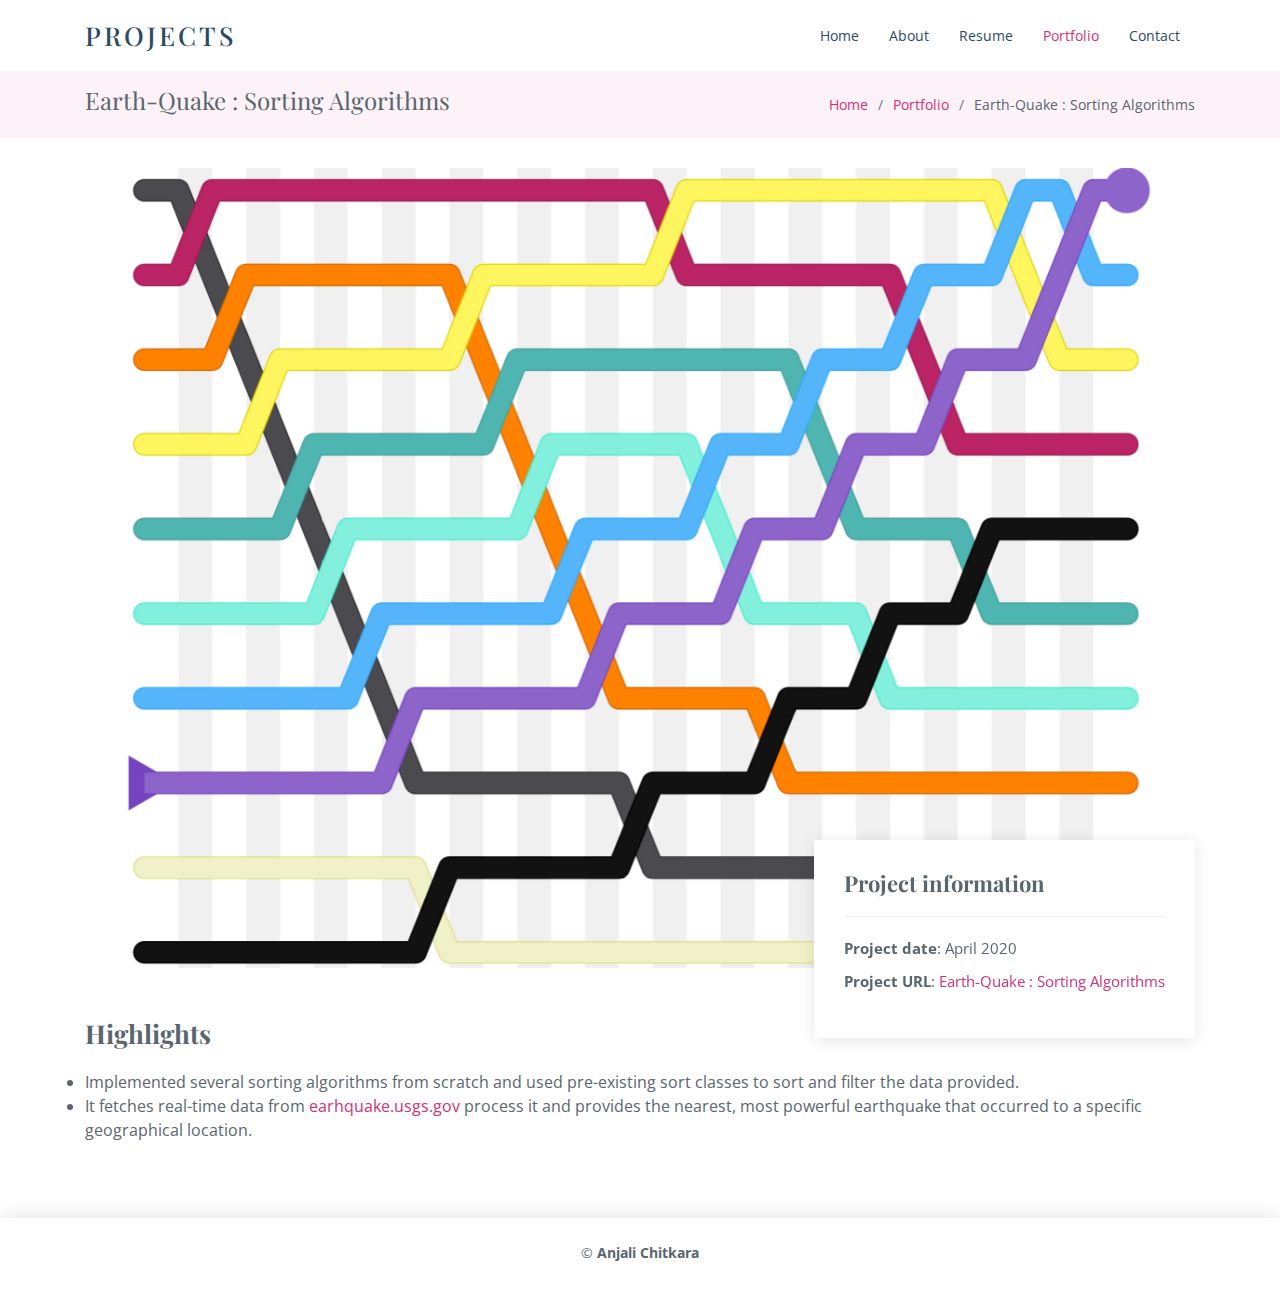
<file: Earthquake.html>
<!DOCTYPE html>
<html lang="en">

<head>
  <meta charset="utf-8">
  <meta content="width=device-width, initial-scale=1.0" name="viewport">

  <title>Earth-Quake : Sorting Algorithms</title>
  <meta content="" name="descriptison">
  <meta content="" name="keywords">

  <!-- Favicons -->
  <!--link href="assets/img/favicon.png" rel="icon"-->
  <!--link href="assets/img/apple-touch-icon.png" rel="apple-touch-icon"-->

  <!-- Google Fonts -->
  <link href="https://fonts.googleapis.com/css?family=Open+Sans:300,300i,400,400i,600,600i,700,700i|Poppins:300,300i,400,400i,500,500i,600,600i,700,700i|Playfair+Display:400,400i,500,500i,600,600i,700,700i&subset=cyrillic" rel="stylesheet">

  <!-- Vendor CSS Files -->
  <link href="assets/vendor/bootstrap/css/bootstrap.min.css" rel="stylesheet">
  <link href="assets/vendor/icofont/icofont.min.css" rel="stylesheet">
  <link href="assets/vendor/boxicons/css/boxicons.min.css" rel="stylesheet">
  <link href="assets/vendor/venobox/venobox.css" rel="stylesheet">
  <link href="assets/vendor/owl.carousel/assets/owl.carousel.min.css" rel="stylesheet">

  <!-- Template Main CSS File -->
  <link href="assets/css/style.css" rel="stylesheet">

  <!-- =======================================================
  * Template Name: Lonely - v2.2.0
  * Template URL: https://bootstrapmade.com/free-html-bootstrap-template-lonely/
  * Author: BootstrapMade.com
  * License: https://bootstrapmade.com/license/
  ======================================================== -->
</head>

<body>

  <!-- ======= Header ======= -->
  <header id="header">
    <div class="container d-flex align-items-center">

      <div class="logo mr-auto">
        <h1 class="text-light"><a href="index.html"><span>Projects</span></a></h1>
        <!-- Uncomment below if you prefer to use an image logo -->
        <!-- <a href="index.html"><img src="assets/img/logo.png" alt="" class="img-fluid"></a>-->
      </div>

      <nav class="nav-menu d-none d-lg-block">
        <ul>
          <li><a href="index.html">Home</a></li>
          <li><a href="index.html#about">About</a></li>
          <li><a href="index.html#resume">Resume</a></li>
          <!--li><a href="#services">Services</a></li-->
          <li class="active"><a href="index.html#portfolio">Portfolio</a></li>
          <!--li class="drop-down"><a href="">Drop Down</a>
            <ul>
              <li><a href="#">Drop Down 1</a></li>
              <li class="drop-down"><a href="#">Drop Down 2</a>
                <ul>
                  <li><a href="#">Deep Drop Down 1</a></li>
                  <li><a href="#">Deep Drop Down 2</a></li>
                  <li><a href="#">Deep Drop Down 3</a></li>
                  <li><a href="#">Deep Drop Down 4</a></li>
                  <li><a href="#">Deep Drop Down 5</a></li>
                </ul>
              </li>
              <li><a href="#">Drop Down 3</a></li>
              <li><a href="#">Drop Down 4</a></li>
              <li><a href="#">Drop Down 5</a></li>
            </ul>
          </li-->
          <li><a href="index.html#contact">Contact</a></li>

        </ul>
      </nav><!-- .nav-menu -->

    </div>
  </header><!-- End Header -->

  <main id="main">

    <!-- ======= Breadcrumbs Section ======= -->
    <section class="breadcrumbs">
      <div class="container">

        <div class="d-flex justify-content-between align-items-center">
          <h2>Earth-Quake : Sorting Algorithms</h2>
          <ol>
            <li><a href="index.html">Home</a></li>
            <li><a href="index.html#portfolio">Portfolio</a></li>
            <li>Earth-Quake : Sorting Algorithms</li>
          </ol>
        </div>

      </div>
    </section><!-- Breadcrumbs Section -->

    <!-- ======= Portfolio Details Section ======= -->
    <section class="portfolio-details">
      <div class="container">

        <div class="portfolio-details-container">

          <div class="owl-carousel portfolio-details-carousel">
            <img src="assets/img/portfolio/sort2.png" class="img-fluid" alt="">
            <!--img src="assets/img/portfolio/portfolio-details-2.jpg" class="img-fluid" alt="">
            <img src="assets/img/portfolio/portfolio-details-3.jpg" class="img-fluid" alt=""-->
          </div>

          <div class="portfolio-info">
            <h3>Project information</h3>
            <ul>
              <!--li><strong>Category</strong>: Web design</li>
              <li><strong>Client</strong>: ASU Company</li-->
              <li><strong>Project date</strong>: April 2020</li>
              <li><strong>Project URL</strong>: <a href="https://github.com/Anjali-Chitkara-ac/EarthQuake-Sorting-Algorithms" target="_blank">Earth-Quake : Sorting Algorithms</a></li>
            </ul>
          </div>

        </div>

        <div class="portfolio-description">
          <h2>Highlights</h2>
          <p>
            <li>Implemented several sorting algorithms from scratch and used pre-existing sort classes to sort and filter the data provided.</li>
            <li>It fetches real-time data from <a href="https://earthquake.usgs.gov/earthquakes/feed/v1.0/summary/all_week.atom">earhquake.usgs.gov</a> process it and provides the nearest, most powerful earthquake that occurred to a specific geographical location.</li>
          </p>
        </div>
      </div>
    </section><!-- End Portfolio Details Section -->

  </main><!-- End #main -->

  <!-- ======= Footer ======= -->
  <footer id="footer">
    <div class="container">
      <div class="copyright">
        &copy; <strong><span>Anjali Chitkara</span></strong>
      </div>
      <div class="credits">
        <!-- All the links in the footer should remain intact. -->
        <!-- You can delete the links only if you purchased the pro version. -->
        <!-- Licensing information: https://bootstrapmade.com/license/ -->
        <!-- Purchase the pro version with working PHP/AJAX contact form: https://bootstrapmade.com/free-html-bootstrap-template-lonely/ -->
      </div>
    </div>
  </footer><!-- End  Footer -->

  <a href="#" class="back-to-top"><i class="icofont-simple-up"></i></a>

  <!-- Vendor JS Files -->
  <script src="assets/vendor/jquery/jquery.min.js"></script>
  <script src="assets/vendor/bootstrap/js/bootstrap.bundle.min.js"></script>
  <script src="assets/vendor/jquery.easing/jquery.easing.min.js"></script>
  <script src="assets/vendor/php-email-form/validate.js"></script>
  <script src="assets/vendor/jquery-sticky/jquery.sticky.js"></script>
  <script src="assets/vendor/waypoints/jquery.waypoints.min.js"></script>
  <script src="assets/vendor/counterup/counterup.min.js"></script>
  <script src="assets/vendor/isotope-layout/isotope.pkgd.min.js"></script>
  <script src="assets/vendor/venobox/venobox.min.js"></script>
  <script src="assets/vendor/owl.carousel/owl.carousel.min.js"></script>

  <!-- Template Main JS File -->
  <script src="assets/js/main.js"></script>

</body>

</html>
</file>
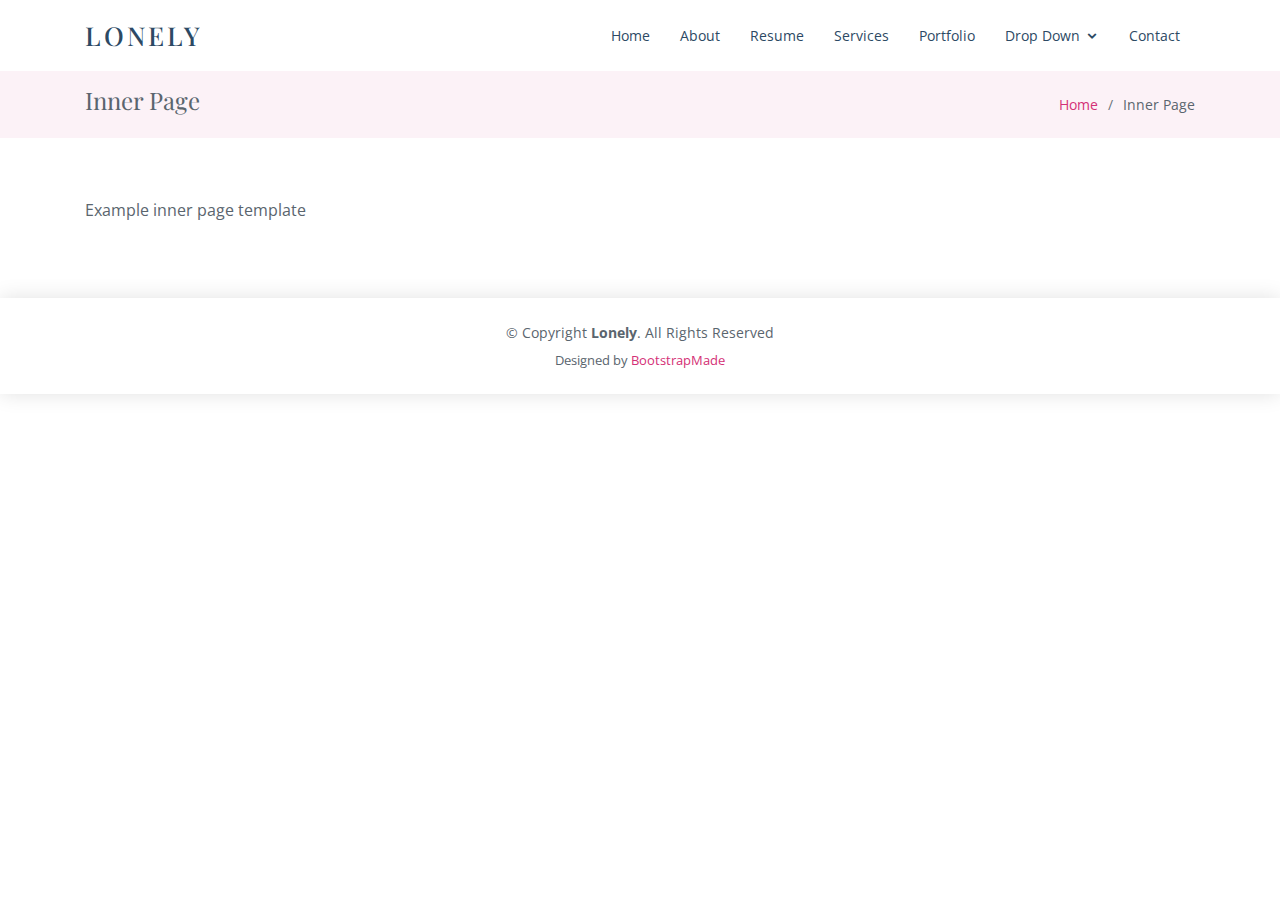
<file: inner-page.html>
<!DOCTYPE html>
<html lang="en">

<head>
  <meta charset="utf-8">
  <meta content="width=device-width, initial-scale=1.0" name="viewport">

  <title>Inner Page - Lonely Bootstrap Template</title>
  <meta content="" name="descriptison">
  <meta content="" name="keywords">

  <!-- Favicons -->
  <link href="assets/img/favicon.png" rel="icon">
  <link href="assets/img/apple-touch-icon.png" rel="apple-touch-icon">

  <!-- Google Fonts -->
  <link href="https://fonts.googleapis.com/css?family=Open+Sans:300,300i,400,400i,600,600i,700,700i|Poppins:300,300i,400,400i,500,500i,600,600i,700,700i|Playfair+Display:400,400i,500,500i,600,600i,700,700i&subset=cyrillic" rel="stylesheet">

  <!-- Vendor CSS Files -->
  <link href="assets/vendor/bootstrap/css/bootstrap.min.css" rel="stylesheet">
  <link href="assets/vendor/icofont/icofont.min.css" rel="stylesheet">
  <link href="assets/vendor/boxicons/css/boxicons.min.css" rel="stylesheet">
  <link href="assets/vendor/venobox/venobox.css" rel="stylesheet">
  <link href="assets/vendor/owl.carousel/assets/owl.carousel.min.css" rel="stylesheet">

  <!-- Template Main CSS File -->
  <link href="assets/css/style.css" rel="stylesheet">

  <!-- =======================================================
  * Template Name: Lonely - v2.2.0
  * Template URL: https://bootstrapmade.com/free-html-bootstrap-template-lonely/
  * Author: BootstrapMade.com
  * License: https://bootstrapmade.com/license/
  ======================================================== -->
</head>

<body>

  <!-- ======= Header ======= -->
  <header id="header">
    <div class="container d-flex align-items-center">

      <div class="logo mr-auto">
        <h1 class="text-light"><a href="index.html"><span>Lonely</span></a></h1>
        <!-- Uncomment below if you prefer to use an image logo -->
        <!-- <a href="index.html"><img src="assets/img/logo.png" alt="" class="img-fluid"></a>-->
      </div>

      <nav class="nav-menu d-none d-lg-block">
        <ul>
          <li><a href="index.html">Home</a></li>
          <li><a href="#about">About</a></li>
          <li><a href="#resume">Resume</a></li>
          <li><a href="#services">Services</a></li>
          <li><a href="#portfolio">Portfolio</a></li>
          <li class="drop-down"><a href="">Drop Down</a>
            <ul>
              <li><a href="#">Drop Down 1</a></li>
              <li class="drop-down"><a href="#">Drop Down 2</a>
                <ul>
                  <li><a href="#">Deep Drop Down 1</a></li>
                  <li><a href="#">Deep Drop Down 2</a></li>
                  <li><a href="#">Deep Drop Down 3</a></li>
                  <li><a href="#">Deep Drop Down 4</a></li>
                  <li><a href="#">Deep Drop Down 5</a></li>
                </ul>
              </li>
              <li><a href="#">Drop Down 3</a></li>
              <li><a href="#">Drop Down 4</a></li>
              <li><a href="#">Drop Down 5</a></li>
            </ul>
          </li>
          <li><a href="#contact">Contact</a></li>

        </ul>
      </nav><!-- .nav-menu -->

    </div>
  </header><!-- End Header -->

  <main id="main">

    <!-- ======= Breadcrumbs Section ======= -->
    <section class="breadcrumbs">
      <div class="container">

        <div class="d-flex justify-content-between align-items-center">
          <h2>Inner Page</h2>
          <ol>
            <li><a href="index.html">Home</a></li>
            <li>Inner Page</li>
          </ol>
        </div>

      </div>
    </section><!-- End Breadcrumbs Section -->

    <section class="inner-page">
      <div class="container">
        <p>
          Example inner page template
        </p>
      </div>
    </section>

  </main><!-- End #main -->

  <!-- ======= Footer ======= -->
  <footer id="footer">
    <div class="container">
      <div class="copyright">
        &copy; Copyright <strong><span>Lonely</span></strong>. All Rights Reserved
      </div>
      <div class="credits">
        <!-- All the links in the footer should remain intact. -->
        <!-- You can delete the links only if you purchased the pro version. -->
        <!-- Licensing information: https://bootstrapmade.com/license/ -->
        <!-- Purchase the pro version with working PHP/AJAX contact form: https://bootstrapmade.com/free-html-bootstrap-template-lonely/ -->
        Designed by <a href="https://bootstrapmade.com/">BootstrapMade</a>
      </div>
    </div>
  </footer><!-- End  Footer -->

  <a href="#" class="back-to-top"><i class="icofont-simple-up"></i></a>

  <!-- Vendor JS Files -->
  <script src="assets/vendor/jquery/jquery.min.js"></script>
  <script src="assets/vendor/bootstrap/js/bootstrap.bundle.min.js"></script>
  <script src="assets/vendor/jquery.easing/jquery.easing.min.js"></script>
  <script src="assets/vendor/php-email-form/validate.js"></script>
  <script src="assets/vendor/jquery-sticky/jquery.sticky.js"></script>
  <script src="assets/vendor/waypoints/jquery.waypoints.min.js"></script>
  <script src="assets/vendor/counterup/counterup.min.js"></script>
  <script src="assets/vendor/isotope-layout/isotope.pkgd.min.js"></script>
  <script src="assets/vendor/venobox/venobox.min.js"></script>
  <script src="assets/vendor/owl.carousel/owl.carousel.min.js"></script>

  <!-- Template Main JS File -->
  <script src="assets/js/main.js"></script>

</body>

</html>
</file>
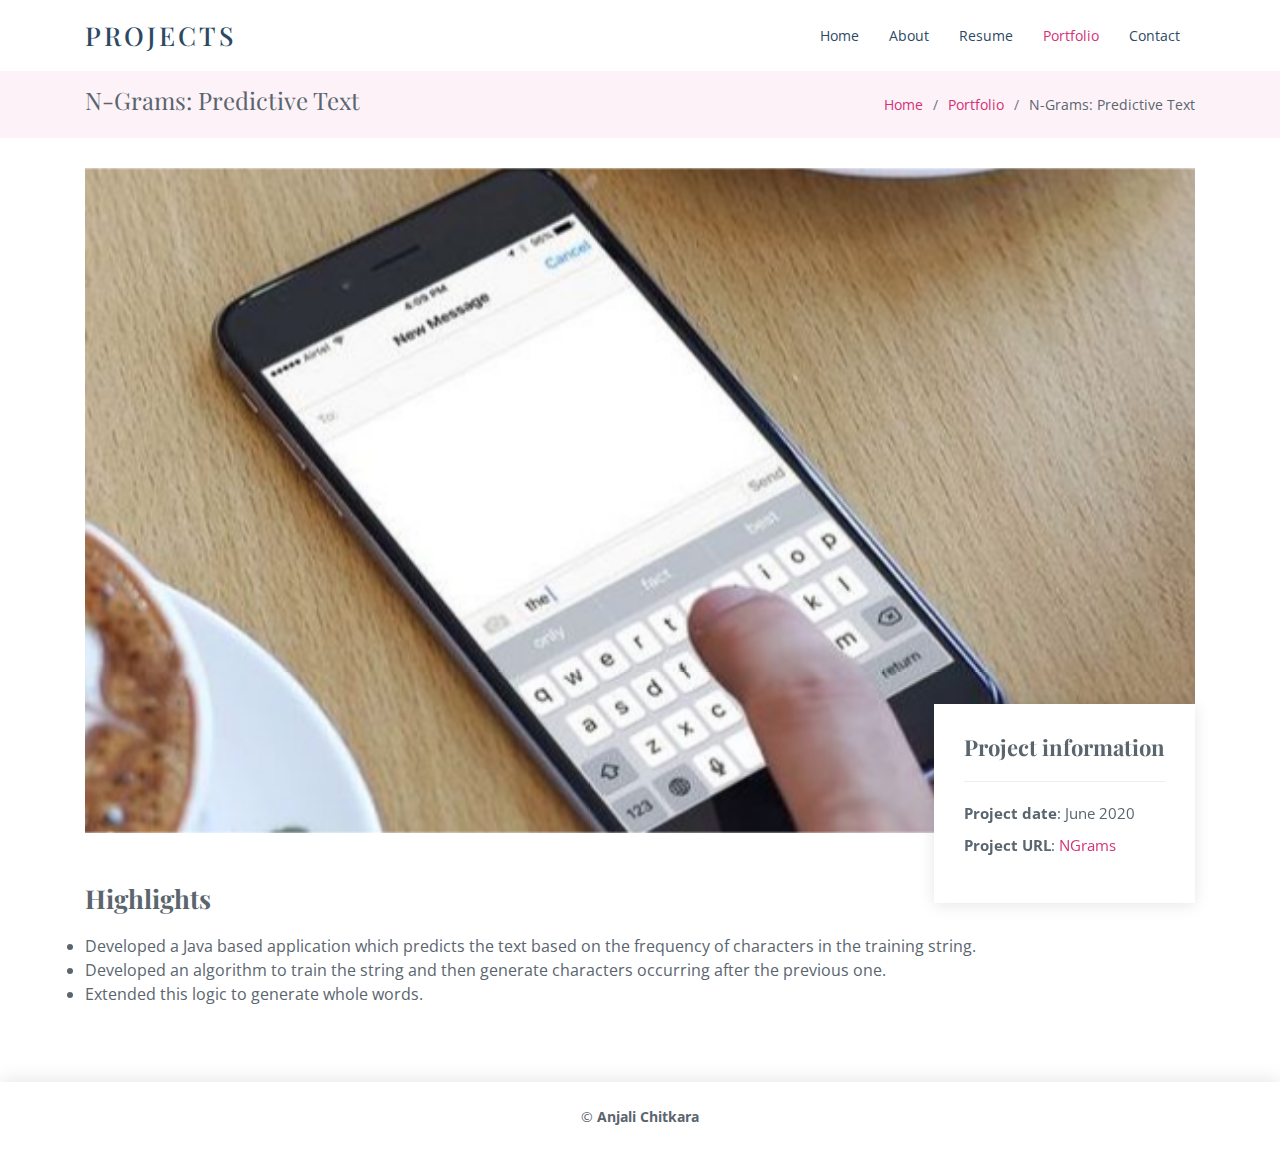
<file: NGrams.html>
<!DOCTYPE html>
<html lang="en">

<head>
  <meta charset="utf-8">
  <meta content="width=device-width, initial-scale=1.0" name="viewport">

  <title>N-Grams</title>
  <meta content="" name="descriptison">
  <meta content="" name="keywords">

  <!-- Favicons -->
  <!--link href="assets/img/favicon.png" rel="icon"-->
  <!--link href="assets/img/apple-touch-icon.png" rel="apple-touch-icon"-->

  <!-- Google Fonts -->
  <link href="https://fonts.googleapis.com/css?family=Open+Sans:300,300i,400,400i,600,600i,700,700i|Poppins:300,300i,400,400i,500,500i,600,600i,700,700i|Playfair+Display:400,400i,500,500i,600,600i,700,700i&subset=cyrillic" rel="stylesheet">

  <!-- Vendor CSS Files -->
  <link href="assets/vendor/bootstrap/css/bootstrap.min.css" rel="stylesheet">
  <link href="assets/vendor/icofont/icofont.min.css" rel="stylesheet">
  <link href="assets/vendor/boxicons/css/boxicons.min.css" rel="stylesheet">
  <link href="assets/vendor/venobox/venobox.css" rel="stylesheet">
  <link href="assets/vendor/owl.carousel/assets/owl.carousel.min.css" rel="stylesheet">

  <!-- Template Main CSS File -->
  <link href="assets/css/style.css" rel="stylesheet">

  <!-- =======================================================
  * Template Name: Lonely - v2.2.0
  * Template URL: https://bootstrapmade.com/free-html-bootstrap-template-lonely/
  * Author: BootstrapMade.com
  * License: https://bootstrapmade.com/license/
  ======================================================== -->
</head>

<body>

  <!-- ======= Header ======= -->
  <header id="header">
    <div class="container d-flex align-items-center">

      <div class="logo mr-auto">
        <h1 class="text-light"><a href="index.html"><span>Projects</span></a></h1>
        <!-- Uncomment below if you prefer to use an image logo -->
        <!-- <a href="index.html"><img src="assets/img/logo.png" alt="" class="img-fluid"></a>-->
      </div>

      <nav class="nav-menu d-none d-lg-block">
        <ul>
          <li><a href="index.html">Home</a></li>
          <li><a href="index.html#about">About</a></li>
          <li><a href="index.html#resume">Resume</a></li>
          <!--li><a href="#services">Services</a></li-->
          <li class="active"><a href="index.html#portfolio">Portfolio</a></li>
          <!--li class="drop-down"><a href="">Drop Down</a>
            <ul>
              <li><a href="#">Drop Down 1</a></li>
              <li class="drop-down"><a href="#">Drop Down 2</a>
                <ul>
                  <li><a href="#">Deep Drop Down 1</a></li>
                  <li><a href="#">Deep Drop Down 2</a></li>
                  <li><a href="#">Deep Drop Down 3</a></li>
                  <li><a href="#">Deep Drop Down 4</a></li>
                  <li><a href="#">Deep Drop Down 5</a></li>
                </ul>
              </li>
              <li><a href="#">Drop Down 3</a></li>
              <li><a href="#">Drop Down 4</a></li>
              <li><a href="#">Drop Down 5</a></li>
            </ul>
          </li-->
          <li><a href="index.html#contact">Contact</a></li>

        </ul>
      </nav><!-- .nav-menu -->

    </div>
  </header><!-- End Header -->

  <main id="main">

    <!-- ======= Breadcrumbs Section ======= -->
    <section class="breadcrumbs">
      <div class="container">

        <div class="d-flex justify-content-between align-items-center">
          <h2>N-Grams: Predictive Text</h2>
          <ol>
            <li><a href="index.html">Home</a></li>
            <li><a href="index.html#portfolio">Portfolio</a></li>
            <li>N-Grams: Predictive Text</li>
          </ol>
        </div>

      </div>
    </section><!-- Breadcrumbs Section -->

    <!-- ======= Portfolio Details Section ======= -->
    <section class="portfolio-details">
      <div class="container">

        <div class="portfolio-details-container">

          <div class="owl-carousel portfolio-details-carousel">
            <img src="assets/img/portfolio/Ngrams.jpg" class="img-fluid" alt="">
            <!--img src="assets/img/portfolio/portfolio-details-2.jpg" class="img-fluid" alt="">
            <img src="assets/img/portfolio/portfolio-details-3.jpg" class="img-fluid" alt=""-->
          </div>

          <div class="portfolio-info">
            <h3>Project information</h3>
            <ul>
              <!--li><strong>Category</strong>: Web design</li>
              <li><strong>Client</strong>: ASU Company</li-->
              <li><strong>Project date</strong>: June 2020</li>
              <li><strong>Project URL</strong>: <a href="https://github.com/Anjali-Chitkara-ac/N-Grams-Predictive-Text" target="_blank">NGrams</a></li>
            </ul>
          </div>

        </div>

        <div class="portfolio-description">
          <h2>Highlights</h2>
          <p>
            <li>Developed a Java based application which predicts the text based on the frequency of characters in the training string.</li>
            <li>Developed an algorithm to train the string and then generate characters occurring after the previous one.</li>
            <li>Extended this logic to generate whole words.</li>
          </p>
        </div>
      </div>
    </section><!-- End Portfolio Details Section -->

  </main><!-- End #main -->

  <!-- ======= Footer ======= -->
  <footer id="footer">
    <div class="container">
      <div class="copyright">
        &copy; <strong><span>Anjali Chitkara</span></strong>
      </div>
      <div class="credits">
        <!-- All the links in the footer should remain intact. -->
        <!-- You can delete the links only if you purchased the pro version. -->
        <!-- Licensing information: https://bootstrapmade.com/license/ -->
        <!-- Purchase the pro version with working PHP/AJAX contact form: https://bootstrapmade.com/free-html-bootstrap-template-lonely/ -->
      </div>
    </div>
  </footer><!-- End  Footer -->

  <a href="#" class="back-to-top"><i class="icofont-simple-up"></i></a>

  <!-- Vendor JS Files -->
  <script src="assets/vendor/jquery/jquery.min.js"></script>
  <script src="assets/vendor/bootstrap/js/bootstrap.bundle.min.js"></script>
  <script src="assets/vendor/jquery.easing/jquery.easing.min.js"></script>
  <script src="assets/vendor/php-email-form/validate.js"></script>
  <script src="assets/vendor/jquery-sticky/jquery.sticky.js"></script>
  <script src="assets/vendor/waypoints/jquery.waypoints.min.js"></script>
  <script src="assets/vendor/counterup/counterup.min.js"></script>
  <script src="assets/vendor/isotope-layout/isotope.pkgd.min.js"></script>
  <script src="assets/vendor/venobox/venobox.min.js"></script>
  <script src="assets/vendor/owl.carousel/owl.carousel.min.js"></script>

  <!-- Template Main JS File -->
  <script src="assets/js/main.js"></script>

</body>

</html>
</file>
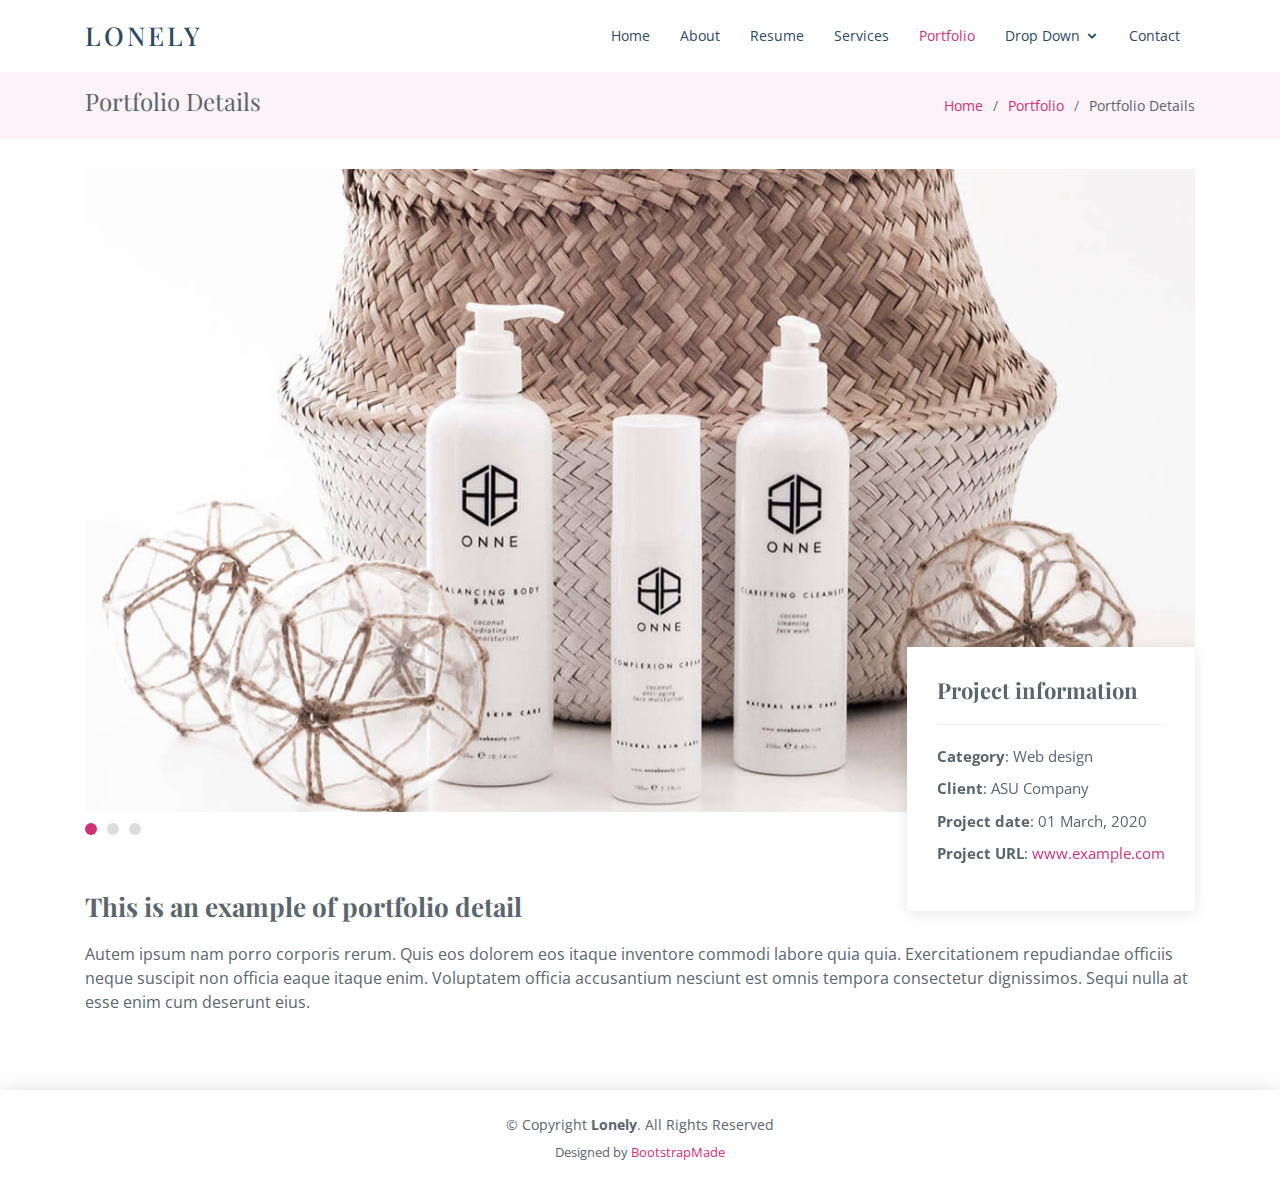
<file: portfolio-details.html>
<!DOCTYPE html>
<html lang="en">

<head>
  <meta charset="utf-8">
  <meta content="width=device-width, initial-scale=1.0" name="viewport">

  <title>Portfolio Details - Lonely Bootstrap Template</title>
  <meta content="" name="descriptison">
  <meta content="" name="keywords">

  <!-- Favicons -->
  <link href="assets/img/favicon.png" rel="icon">
  <link href="assets/img/apple-touch-icon.png" rel="apple-touch-icon">

  <!-- Google Fonts -->
  <link href="https://fonts.googleapis.com/css?family=Open+Sans:300,300i,400,400i,600,600i,700,700i|Poppins:300,300i,400,400i,500,500i,600,600i,700,700i|Playfair+Display:400,400i,500,500i,600,600i,700,700i&subset=cyrillic" rel="stylesheet">

  <!-- Vendor CSS Files -->
  <link href="assets/vendor/bootstrap/css/bootstrap.min.css" rel="stylesheet">
  <link href="assets/vendor/icofont/icofont.min.css" rel="stylesheet">
  <link href="assets/vendor/boxicons/css/boxicons.min.css" rel="stylesheet">
  <link href="assets/vendor/venobox/venobox.css" rel="stylesheet">
  <link href="assets/vendor/owl.carousel/assets/owl.carousel.min.css" rel="stylesheet">

  <!-- Template Main CSS File -->
  <link href="assets/css/style.css" rel="stylesheet">

  <!-- =======================================================
  * Template Name: Lonely - v2.2.0
  * Template URL: https://bootstrapmade.com/free-html-bootstrap-template-lonely/
  * Author: BootstrapMade.com
  * License: https://bootstrapmade.com/license/
  ======================================================== -->
</head>

<body>

  <!-- ======= Header ======= -->
  <header id="header">
    <div class="container d-flex align-items-center">

      <div class="logo mr-auto">
        <h1 class="text-light"><a href="index.html"><span>Lonely</span></a></h1>
        <!-- Uncomment below if you prefer to use an image logo -->
        <!-- <a href="index.html"><img src="assets/img/logo.png" alt="" class="img-fluid"></a>-->
      </div>

      <nav class="nav-menu d-none d-lg-block">
        <ul>
          <li><a href="index.html">Home</a></li>
          <li><a href="#about">About</a></li>
          <li><a href="#resume">Resume</a></li>
          <li><a href="#services">Services</a></li>
          <li class="active"><a href="#portfolio">Portfolio</a></li>
          <li class="drop-down"><a href="">Drop Down</a>
            <ul>
              <li><a href="#">Drop Down 1</a></li>
              <li class="drop-down"><a href="#">Drop Down 2</a>
                <ul>
                  <li><a href="#">Deep Drop Down 1</a></li>
                  <li><a href="#">Deep Drop Down 2</a></li>
                  <li><a href="#">Deep Drop Down 3</a></li>
                  <li><a href="#">Deep Drop Down 4</a></li>
                  <li><a href="#">Deep Drop Down 5</a></li>
                </ul>
              </li>
              <li><a href="#">Drop Down 3</a></li>
              <li><a href="#">Drop Down 4</a></li>
              <li><a href="#">Drop Down 5</a></li>
            </ul>
          </li>
          <li><a href="#contact">Contact</a></li>

        </ul>
      </nav><!-- .nav-menu -->

    </div>
  </header><!-- End Header -->

  <main id="main">

    <!-- ======= Breadcrumbs Section ======= -->
    <section class="breadcrumbs">
      <div class="container">

        <div class="d-flex justify-content-between align-items-center">
          <h2>Portfolio Details</h2>
          <ol>
            <li><a href="index.html">Home</a></li>
            <li><a href="portfolio.html">Portfolio</a></li>
            <li>Portfolio Details</li>
          </ol>
        </div>

      </div>
    </section><!-- Breadcrumbs Section -->

    <!-- ======= Portfolio Details Section ======= -->
    <section class="portfolio-details">
      <div class="container">

        <div class="portfolio-details-container">

          <div class="owl-carousel portfolio-details-carousel">
            <img src="assets/img/portfolio/portfolio-details-1.jpg" class="img-fluid" alt="">
            <img src="assets/img/portfolio/portfolio-details-2.jpg" class="img-fluid" alt="">
            <img src="assets/img/portfolio/portfolio-details-3.jpg" class="img-fluid" alt="">
          </div>

          <div class="portfolio-info">
            <h3>Project information</h3>
            <ul>
              <li><strong>Category</strong>: Web design</li>
              <li><strong>Client</strong>: ASU Company</li>
              <li><strong>Project date</strong>: 01 March, 2020</li>
              <li><strong>Project URL</strong>: <a href="#">www.example.com</a></li>
            </ul>
          </div>

        </div>

        <div class="portfolio-description">
          <h2>This is an example of portfolio detail</h2>
          <p>
            Autem ipsum nam porro corporis rerum. Quis eos dolorem eos itaque inventore commodi labore quia quia. Exercitationem repudiandae officiis neque suscipit non officia eaque itaque enim. Voluptatem officia accusantium nesciunt est omnis tempora consectetur dignissimos. Sequi nulla at esse enim cum deserunt eius.
          </p>
        </div>
      </div>
    </section><!-- End Portfolio Details Section -->

  </main><!-- End #main -->

  <!-- ======= Footer ======= -->
  <footer id="footer">
    <div class="container">
      <div class="copyright">
        &copy; Copyright <strong><span>Lonely</span></strong>. All Rights Reserved
      </div>
      <div class="credits">
        <!-- All the links in the footer should remain intact. -->
        <!-- You can delete the links only if you purchased the pro version. -->
        <!-- Licensing information: https://bootstrapmade.com/license/ -->
        <!-- Purchase the pro version with working PHP/AJAX contact form: https://bootstrapmade.com/free-html-bootstrap-template-lonely/ -->
        Designed by <a href="https://bootstrapmade.com/">BootstrapMade</a>
      </div>
    </div>
  </footer><!-- End  Footer -->

  <a href="#" class="back-to-top"><i class="icofont-simple-up"></i></a>

  <!-- Vendor JS Files -->
  <script src="assets/vendor/jquery/jquery.min.js"></script>
  <script src="assets/vendor/bootstrap/js/bootstrap.bundle.min.js"></script>
  <script src="assets/vendor/jquery.easing/jquery.easing.min.js"></script>
  <script src="assets/vendor/php-email-form/validate.js"></script>
  <script src="assets/vendor/jquery-sticky/jquery.sticky.js"></script>
  <script src="assets/vendor/waypoints/jquery.waypoints.min.js"></script>
  <script src="assets/vendor/counterup/counterup.min.js"></script>
  <script src="assets/vendor/isotope-layout/isotope.pkgd.min.js"></script>
  <script src="assets/vendor/venobox/venobox.min.js"></script>
  <script src="assets/vendor/owl.carousel/owl.carousel.min.js"></script>

  <!-- Template Main JS File -->
  <script src="assets/js/main.js"></script>

</body>

</html>
</file>
<file: assets/vendor/venobox/venobox.css>
/* ------ venobox.css --------*/
.vbox-overlay *, .vbox-overlay *:before, .vbox-overlay *:after{
    -webkit-backface-visibility: hidden;
    -webkit-box-sizing:border-box;
    -moz-box-sizing:border-box;
    box-sizing:border-box;
}
.vbox-overlay * { 
    -webkit-backface-visibility: visible;
    backface-visibility: visible;
}
.vbox-overlay{
    display: -webkit-flex;
    display: flex;
    -webkit-flex-direction: column;
    flex-direction: column;
    -webkit-justify-content: center;
    justify-content: center;
    -webkit-align-items: center;
    align-items: center;
    position: fixed;
    left: 0;
    top: 0;
    bottom: 0;
    right: 0;
    z-index: 999999;
}

/* ----- navigation ----- */
.vbox-title{
    width: 100%;
    height: 40px;
    float: left;
    text-align: center;
    line-height: 28px;
    font-size: 12px;
    padding: 6px 50px;
    overflow: hidden;
    position: fixed;
    display: none;
    left: 0;
    z-index: 89;
}
.vbox-close{
    cursor: pointer;
    position: fixed;
    top: -1px;
    right: 0;
    width: 50px;
    height: 40px;
    padding: 6px;
    display: block;
    background-position:10px center;
    overflow: hidden;
    font-size: 24px;
    line-height: 1;
    text-align: center;
    z-index: 99;
}
.vbox-left{
    cursor: pointer;
    position: fixed;
    left: 0;
    height: 40px;
    overflow: hidden;
    line-height: 28px;
    font-size: 12px;
    z-index: 99;
    display: flex;
    align-items:center;
}
.vbox-num{
    display: inline-block;
    margin: 6px 0 6px 15px;
}
/* ----- Social share ----- */
.vbox-share{
    line-height: 28px;
    font-size: 12px;
    overflow: hidden;
    position: fixed;
    left: 0;
    z-index: 98;
    display: flex;
    align-items:center;
    justify-content: center;
    width: 100%;
    text-align: center;
}
.vbox-share svg{
    max-height: 28px;
    width: 28px;
    z-index: 10;
    margin-left: 12px;
    margin-top: 6px;
    margin-bottom: 6px;
    vertical-align: middle;
}


/* ----- navigation ARROWS ----- */
.vbox-next, .vbox-prev{
    position: fixed;
    top: 50%;
    margin-top: -15px;
    overflow: hidden;
    cursor: pointer;
    display: block;
    width: 45px;
    height: 45px;
    z-index: 99;
}
.vbox-next span, .vbox-prev span{
    position: relative;
    width: 20px;
    height: 20px;
    border: 2px solid transparent;
    border-top-color: #B6B6B6;
    border-right-color: #B6B6B6;
    text-indent: -100px;
    position: absolute;
    top: 8px;
    display: block;
}
.vbox-prev{
    left: 15px;
}
.vbox-next{
    right: 15px;
}
.vbox-prev span{
    left: 10px;
    -ms-transform: rotate(-135deg);
    -webkit-transform: rotate(-135deg);
    transform: rotate(-135deg);
}
.vbox-next span{
    -ms-transform: rotate(45deg);
    -webkit-transform: rotate(45deg);
    transform: rotate(45deg);
    right: 10px;
}
/* ------- inline window ------ */
.vbox-inline{
    width: 420px;
    height: 315px;
    height: 70vh;
    padding: 10px;
    background: #fff;
    margin: 0 auto;
    overflow: auto;
    text-align: left;
}
/* ------- Video & iFrames window ------ */
.venoframe{
    max-width: 100%;
    width: 100%;
    border: none;
    width: 100%;
    height: 260px;
    height: 70vh;
}
.venoframe.vbvid{
    height: 260px;
}
@media (min-width: 768px) {
    .venoframe, .vbox-inline{
        width: 90%;
        height: 360px;
        height: 70vh;
    }
    .venoframe.vbvid{
        width: 640px;
        height: 360px;
    }
}
@media (min-width: 992px) {
    .venoframe, .vbox-inline{
        max-width: 1200px;
        width: 80%;
        height: 540px;
        height: 70vh;
    }
    .venoframe.vbvid{
        width: 960px;
        height: 540px;
    }
}
/* 
Please do NOT edit this part! 
or at least read this note: http://i.imgur.com/7C0ws9e.gif
*/
.vbox-open{
    overflow: hidden;
}
.vbox-container{
    position: absolute;
    left: 0;
    right: 0;
    top: 0;
    bottom: 0;
    overflow-x: hidden;
    overflow-y: scroll;
    overflow-scrolling: touch;
    -webkit-overflow-scrolling: touch;
    z-index: 20;
    max-height: 100%;

}

.vbox-content{
    text-align: center;
    float: left;
    width: 100%;
    position: relative;
    overflow: hidden;
    padding: 20px 4%;
}
.vbox-container img{
    max-width: 100%;
    height: auto;
}
.vbox-figlio{
    box-shadow: 0 0 12px rgba(0,0,0,0.19), 0 6px 6px rgba(0,0,0,0.23);
    max-width: 100%;
    text-align: initial;
}
img.vbox-figlio{
    -webkit-user-select: none;
-khtml-user-select: none;
-moz-user-select: none;
-o-user-select: none;
user-select: none;
}
.vbox-content.swipe-left{
    margin-left: -200px !important;
}
.vbox-content.swipe-right{
    margin-left: 200px !important;
}
.vbox-animated{
    webkit-transition: margin 300ms ease-out;
    transition: margin 300ms ease-out;
}

/* ---------- preloader ----------
 * SPINKIT 
 * http://tobiasahlin.com/spinkit/
-------------------------------- */
.sk-double-bounce,.sk-rotating-plane{width:40px;height:40px;margin:40px auto}.sk-rotating-plane{background-color:#333;-webkit-animation:sk-rotatePlane 1.2s infinite ease-in-out;animation:sk-rotatePlane 1.2s infinite ease-in-out}@-webkit-keyframes sk-rotatePlane{0%{-webkit-transform:perspective(120px) rotateX(0) rotateY(0);transform:perspective(120px) rotateX(0) rotateY(0)}50%{-webkit-transform:perspective(120px) rotateX(-180.1deg) rotateY(0);transform:perspective(120px) rotateX(-180.1deg) rotateY(0)}100%{-webkit-transform:perspective(120px) rotateX(-180deg) rotateY(-179.9deg);transform:perspective(120px) rotateX(-180deg) rotateY(-179.9deg)}}@keyframes sk-rotatePlane{0%{-webkit-transform:perspective(120px) rotateX(0) rotateY(0);transform:perspective(120px) rotateX(0) rotateY(0)}50%{-webkit-transform:perspective(120px) rotateX(-180.1deg) rotateY(0);transform:perspective(120px) rotateX(-180.1deg) rotateY(0)}100%{-webkit-transform:perspective(120px) rotateX(-180deg) rotateY(-179.9deg);transform:perspective(120px) rotateX(-180deg) rotateY(-179.9deg)}}.sk-double-bounce{position:relative}.sk-double-bounce .sk-child{width:100%;height:100%;border-radius:50%;background-color:#333;opacity:.6;position:absolute;top:0;left:0;-webkit-animation:sk-doubleBounce 2s infinite ease-in-out;animation:sk-doubleBounce 2s infinite ease-in-out}.sk-chasing-dots .sk-child,.sk-spinner-pulse,.sk-three-bounce .sk-child{background-color:#333;border-radius:100%}.sk-double-bounce .sk-double-bounce2{-webkit-animation-delay:-1s;animation-delay:-1s}@-webkit-keyframes sk-doubleBounce{0%,100%{-webkit-transform:scale(0);transform:scale(0)}50%{-webkit-transform:scale(1);transform:scale(1)}}@keyframes sk-doubleBounce{0%,100%{-webkit-transform:scale(0);transform:scale(0)}50%{-webkit-transform:scale(1);transform:scale(1)}}.sk-wave{margin:40px auto;width:50px;height:40px;text-align:center;font-size:10px}.sk-wave .sk-rect{background-color:#333;height:100%;width:6px;display:inline-block;-webkit-animation:sk-waveStretchDelay 1.2s infinite ease-in-out;animation:sk-waveStretchDelay 1.2s infinite ease-in-out}.sk-wave .sk-rect1{-webkit-animation-delay:-1.2s;animation-delay:-1.2s}.sk-wave .sk-rect2{-webkit-animation-delay:-1.1s;animation-delay:-1.1s}.sk-wave .sk-rect3{-webkit-animation-delay:-1s;animation-delay:-1s}.sk-wave .sk-rect4{-webkit-animation-delay:-.9s;animation-delay:-.9s}.sk-wave .sk-rect5{-webkit-animation-delay:-.8s;animation-delay:-.8s}@-webkit-keyframes sk-waveStretchDelay{0%,100%,40%{-webkit-transform:scaleY(.4);transform:scaleY(.4)}20%{-webkit-transform:scaleY(1);transform:scaleY(1)}}@keyframes sk-waveStretchDelay{0%,100%,40%{-webkit-transform:scaleY(.4);transform:scaleY(.4)}20%{-webkit-transform:scaleY(1);transform:scaleY(1)}}.sk-wandering-cubes{margin:40px auto;width:40px;height:40px;position:relative}.sk-wandering-cubes .sk-cube{background-color:#333;width:10px;height:10px;position:absolute;top:0;left:0;-webkit-animation:sk-wanderingCube 1.8s ease-in-out -1.8s infinite both;animation:sk-wanderingCube 1.8s ease-in-out -1.8s infinite both}.sk-chasing-dots,.sk-spinner-pulse{width:40px;height:40px;margin:40px auto}.sk-wandering-cubes .sk-cube2{-webkit-animation-delay:-.9s;animation-delay:-.9s}@-webkit-keyframes sk-wanderingCube{0%{-webkit-transform:rotate(0);transform:rotate(0)}25%{-webkit-transform:translateX(30px) rotate(-90deg) scale(.5);transform:translateX(30px) rotate(-90deg) scale(.5)}50%{-webkit-transform:translateX(30px) translateY(30px) rotate(-179deg);transform:translateX(30px) translateY(30px) rotate(-179deg)}50.1%{-webkit-transform:translateX(30px) translateY(30px) rotate(-180deg);transform:translateX(30px) translateY(30px) rotate(-180deg)}75%{-webkit-transform:translateX(0) translateY(30px) rotate(-270deg) scale(.5);transform:translateX(0) translateY(30px) rotate(-270deg) scale(.5)}100%{-webkit-transform:rotate(-360deg);transform:rotate(-360deg)}}@keyframes sk-wanderingCube{0%{-webkit-transform:rotate(0);transform:rotate(0)}25%{-webkit-transform:translateX(30px) rotate(-90deg) scale(.5);transform:translateX(30px) rotate(-90deg) scale(.5)}50%{-webkit-transform:translateX(30px) translateY(30px) rotate(-179deg);transform:translateX(30px) translateY(30px) rotate(-179deg)}50.1%{-webkit-transform:translateX(30px) translateY(30px) rotate(-180deg);transform:translateX(30px) translateY(30px) rotate(-180deg)}75%{-webkit-transform:translateX(0) translateY(30px) rotate(-270deg) scale(.5);transform:translateX(0) translateY(30px) rotate(-270deg) scale(.5)}100%{-webkit-transform:rotate(-360deg);transform:rotate(-360deg)}}.sk-spinner-pulse{-webkit-animation:sk-pulseScaleOut 1s infinite ease-in-out;animation:sk-pulseScaleOut 1s infinite ease-in-out}@-webkit-keyframes sk-pulseScaleOut{0%{-webkit-transform:scale(0);transform:scale(0)}100%{-webkit-transform:scale(1);transform:scale(1);opacity:0}}@keyframes sk-pulseScaleOut{0%{-webkit-transform:scale(0);transform:scale(0)}100%{-webkit-transform:scale(1);transform:scale(1);opacity:0}}.sk-chasing-dots{position:relative;text-align:center;-webkit-animation:sk-chasingDotsRotate 2s infinite linear;animation:sk-chasingDotsRotate 2s infinite linear}.sk-chasing-dots .sk-child{width:60%;height:60%;display:inline-block;position:absolute;top:0;-webkit-animation:sk-chasingDotsBounce 2s infinite ease-in-out;animation:sk-chasingDotsBounce 2s infinite ease-in-out}.sk-chasing-dots .sk-dot2{top:auto;bottom:0;-webkit-animation-delay:-1s;animation-delay:-1s}@-webkit-keyframes sk-chasingDotsRotate{100%{-webkit-transform:rotate(360deg);transform:rotate(360deg)}}@keyframes sk-chasingDotsRotate{100%{-webkit-transform:rotate(360deg);transform:rotate(360deg)}}@-webkit-keyframes sk-chasingDotsBounce{0%,100%{-webkit-transform:scale(0);transform:scale(0)}50%{-webkit-transform:scale(1);transform:scale(1)}}@keyframes sk-chasingDotsBounce{0%,100%{-webkit-transform:scale(0);transform:scale(0)}50%{-webkit-transform:scale(1);transform:scale(1)}}.sk-three-bounce{margin:40px auto;width:80px;text-align:center}.sk-three-bounce .sk-child{width:20px;height:20px;display:inline-block;-webkit-animation:sk-three-bounce 1.4s ease-in-out 0s infinite both;animation:sk-three-bounce 1.4s ease-in-out 0s infinite both}.sk-circle .sk-child:before,.sk-fading-circle .sk-circle:before{display:block;border-radius:100%;content:'';background-color:#333}.sk-three-bounce .sk-bounce1{-webkit-animation-delay:-.32s;animation-delay:-.32s}.sk-three-bounce .sk-bounce2{-webkit-animation-delay:-.16s;animation-delay:-.16s}@-webkit-keyframes sk-three-bounce{0%,100%,80%{-webkit-transform:scale(0);transform:scale(0)}40%{-webkit-transform:scale(1);transform:scale(1)}}@keyframes sk-three-bounce{0%,100%,80%{-webkit-transform:scale(0);transform:scale(0)}40%{-webkit-transform:scale(1);transform:scale(1)}}.sk-circle{margin:40px auto;width:40px;height:40px;position:relative}.sk-circle .sk-child{width:100%;height:100%;position:absolute;left:0;top:0}.sk-circle .sk-child:before{margin:0 auto;width:15%;height:15%;-webkit-animation:sk-circleBounceDelay 1.2s infinite ease-in-out both;animation:sk-circleBounceDelay 1.2s infinite ease-in-out both}.sk-circle .sk-circle2{-webkit-transform:rotate(30deg);-ms-transform:rotate(30deg);transform:rotate(30deg)}.sk-circle .sk-circle3{-webkit-transform:rotate(60deg);-ms-transform:rotate(60deg);transform:rotate(60deg)}.sk-circle .sk-circle4{-webkit-transform:rotate(90deg);-ms-transform:rotate(90deg);transform:rotate(90deg)}.sk-circle .sk-circle5{-webkit-transform:rotate(120deg);-ms-transform:rotate(120deg);transform:rotate(120deg)}.sk-circle .sk-circle6{-webkit-transform:rotate(150deg);-ms-transform:rotate(150deg);transform:rotate(150deg)}.sk-circle .sk-circle7{-webkit-transform:rotate(180deg);-ms-transform:rotate(180deg);transform:rotate(180deg)}.sk-circle .sk-circle8{-webkit-transform:rotate(210deg);-ms-transform:rotate(210deg);transform:rotate(210deg)}.sk-circle .sk-circle9{-webkit-transform:rotate(240deg);-ms-transform:rotate(240deg);transform:rotate(240deg)}.sk-circle .sk-circle10{-webkit-transform:rotate(270deg);-ms-transform:rotate(270deg);transform:rotate(270deg)}.sk-circle .sk-circle11{-webkit-transform:rotate(300deg);-ms-transform:rotate(300deg);transform:rotate(300deg)}.sk-circle .sk-circle12{-webkit-transform:rotate(330deg);-ms-transform:rotate(330deg);transform:rotate(330deg)}.sk-circle .sk-circle2:before{-webkit-animation-delay:-1.1s;animation-delay:-1.1s}.sk-circle .sk-circle3:before{-webkit-animation-delay:-1s;animation-delay:-1s}.sk-circle .sk-circle4:before{-webkit-animation-delay:-.9s;animation-delay:-.9s}.sk-circle .sk-circle5:before{-webkit-animation-delay:-.8s;animation-delay:-.8s}.sk-circle .sk-circle6:before{-webkit-animation-delay:-.7s;animation-delay:-.7s}.sk-circle .sk-circle7:before{-webkit-animation-delay:-.6s;animation-delay:-.6s}.sk-circle .sk-circle8:before{-webkit-animation-delay:-.5s;animation-delay:-.5s}.sk-circle .sk-circle9:before{-webkit-animation-delay:-.4s;animation-delay:-.4s}.sk-circle .sk-circle10:before{-webkit-animation-delay:-.3s;animation-delay:-.3s}.sk-circle .sk-circle11:before{-webkit-animation-delay:-.2s;animation-delay:-.2s}.sk-circle .sk-circle12:before{-webkit-animation-delay:-.1s;animation-delay:-.1s}@-webkit-keyframes sk-circleBounceDelay{0%,100%,80%{-webkit-transform:scale(0);transform:scale(0)}40%{-webkit-transform:scale(1);transform:scale(1)}}@keyframes sk-circleBounceDelay{0%,100%,80%{-webkit-transform:scale(0);transform:scale(0)}40%{-webkit-transform:scale(1);transform:scale(1)}}.sk-cube-grid{width:40px;height:40px;margin:40px auto}.sk-cube-grid .sk-cube{width:33.33%;height:33.33%;background-color:#333;float:left;-webkit-animation:sk-cubeGridScaleDelay 1.3s infinite ease-in-out;animation:sk-cubeGridScaleDelay 1.3s infinite ease-in-out}.sk-cube-grid .sk-cube1{-webkit-animation-delay:.2s;animation-delay:.2s}.sk-cube-grid .sk-cube2{-webkit-animation-delay:.3s;animation-delay:.3s}.sk-cube-grid .sk-cube3{-webkit-animation-delay:.4s;animation-delay:.4s}.sk-cube-grid .sk-cube4{-webkit-animation-delay:.1s;animation-delay:.1s}.sk-cube-grid .sk-cube5{-webkit-animation-delay:.2s;animation-delay:.2s}.sk-cube-grid .sk-cube6{-webkit-animation-delay:.3s;animation-delay:.3s}.sk-cube-grid .sk-cube7{-webkit-animation-delay:0ms;animation-delay:0ms}.sk-cube-grid .sk-cube8{-webkit-animation-delay:.1s;animation-delay:.1s}.sk-cube-grid .sk-cube9{-webkit-animation-delay:.2s;animation-delay:.2s}@-webkit-keyframes sk-cubeGridScaleDelay{0%,100%,70%{-webkit-transform:scale3D(1,1,1);transform:scale3D(1,1,1)}35%{-webkit-transform:scale3D(0,0,1);transform:scale3D(0,0,1)}}@keyframes sk-cubeGridScaleDelay{0%,100%,70%{-webkit-transform:scale3D(1,1,1);transform:scale3D(1,1,1)}35%{-webkit-transform:scale3D(0,0,1);transform:scale3D(0,0,1)}}.sk-fading-circle{margin:40px auto;width:40px;height:40px;position:relative}.sk-fading-circle .sk-circle{width:100%;height:100%;position:absolute;left:0;top:0}.sk-fading-circle .sk-circle:before{margin:0 auto;width:15%;height:15%;-webkit-animation:sk-circleFadeDelay 1.2s infinite ease-in-out both;animation:sk-circleFadeDelay 1.2s infinite ease-in-out both}.sk-fading-circle .sk-circle2{-webkit-transform:rotate(30deg);-ms-transform:rotate(30deg);transform:rotate(30deg)}.sk-fading-circle .sk-circle3{-webkit-transform:rotate(60deg);-ms-transform:rotate(60deg);transform:rotate(60deg)}.sk-fading-circle .sk-circle4{-webkit-transform:rotate(90deg);-ms-transform:rotate(90deg);transform:rotate(90deg)}.sk-fading-circle .sk-circle5{-webkit-transform:rotate(120deg);-ms-transform:rotate(120deg);transform:rotate(120deg)}.sk-fading-circle .sk-circle6{-webkit-transform:rotate(150deg);-ms-transform:rotate(150deg);transform:rotate(150deg)}.sk-fading-circle .sk-circle7{-webkit-transform:rotate(180deg);-ms-transform:rotate(180deg);transform:rotate(180deg)}.sk-fading-circle .sk-circle8{-webkit-transform:rotate(210deg);-ms-transform:rotate(210deg);transform:rotate(210deg)}.sk-fading-circle .sk-circle9{-webkit-transform:rotate(240deg);-ms-transform:rotate(240deg);transform:rotate(240deg)}.sk-fading-circle .sk-circle10{-webkit-transform:rotate(270deg);-ms-transform:rotate(270deg);transform:rotate(270deg)}.sk-fading-circle .sk-circle11{-webkit-transform:rotate(300deg);-ms-transform:rotate(300deg);transform:rotate(300deg)}.sk-fading-circle .sk-circle12{-webkit-transform:rotate(330deg);-ms-transform:rotate(330deg);transform:rotate(330deg)}.sk-fading-circle .sk-circle2:before{-webkit-animation-delay:-1.1s;animation-delay:-1.1s}.sk-fading-circle .sk-circle3:before{-webkit-animation-delay:-1s;animation-delay:-1s}.sk-fading-circle .sk-circle4:before{-webkit-animation-delay:-.9s;animation-delay:-.9s}.sk-fading-circle .sk-circle5:before{-webkit-animation-delay:-.8s;animation-delay:-.8s}.sk-fading-circle .sk-circle6:before{-webkit-animation-delay:-.7s;animation-delay:-.7s}.sk-fading-circle .sk-circle7:before{-webkit-animation-delay:-.6s;animation-delay:-.6s}.sk-fading-circle .sk-circle8:before{-webkit-animation-delay:-.5s;animation-delay:-.5s}.sk-fading-circle .sk-circle9:before{-webkit-animation-delay:-.4s;animation-delay:-.4s}.sk-fading-circle .sk-circle10:before{-webkit-animation-delay:-.3s;animation-delay:-.3s}.sk-fading-circle .sk-circle11:before{-webkit-animation-delay:-.2s;animation-delay:-.2s}.sk-fading-circle .sk-circle12:before{-webkit-animation-delay:-.1s;animation-delay:-.1s}@-webkit-keyframes sk-circleFadeDelay{0%,100%,39%{opacity:0}40%{opacity:1}}@keyframes sk-circleFadeDelay{0%,100%,39%{opacity:0}40%{opacity:1}}.sk-folding-cube{margin:40px auto;width:40px;height:40px;position:relative;-webkit-transform:rotateZ(45deg);transform:rotateZ(45deg)}.sk-folding-cube .sk-cube{float:left;width:50%;height:50%;position:relative;-webkit-transform:scale(1.1);-ms-transform:scale(1.1);transform:scale(1.1)}.sk-folding-cube .sk-cube:before{content:'';position:absolute;top:0;left:0;width:100%;height:100%;background-color:#333;-webkit-animation:sk-foldCubeAngle 2.4s infinite linear both;animation:sk-foldCubeAngle 2.4s infinite linear both;-webkit-transform-origin:100% 100%;-ms-transform-origin:100% 100%;transform-origin:100% 100%}.sk-folding-cube .sk-cube2{-webkit-transform:scale(1.1) rotateZ(90deg);transform:scale(1.1) rotateZ(90deg)}.sk-folding-cube .sk-cube3{-webkit-transform:scale(1.1) rotateZ(180deg);transform:scale(1.1) rotateZ(180deg)}.sk-folding-cube .sk-cube4{-webkit-transform:scale(1.1) rotateZ(270deg);transform:scale(1.1) rotateZ(270deg)}.sk-folding-cube .sk-cube2:before{-webkit-animation-delay:.3s;animation-delay:.3s}.sk-folding-cube .sk-cube3:before{-webkit-animation-delay:.6s;animation-delay:.6s}.sk-folding-cube .sk-cube4:before{-webkit-animation-delay:.9s;animation-delay:.9s}@-webkit-keyframes sk-foldCubeAngle{0%,10%{-webkit-transform:perspective(140px) rotateX(-180deg);transform:perspective(140px) rotateX(-180deg);opacity:0}25%,75%{-webkit-transform:perspective(140px) rotateX(0);transform:perspective(140px) rotateX(0);opacity:1}100%,90%{-webkit-transform:perspective(140px) rotateY(180deg);transform:perspective(140px) rotateY(180deg);opacity:0}}@keyframes sk-foldCubeAngle{0%,10%{-webkit-transform:perspective(140px) rotateX(-180deg);transform:perspective(140px) rotateX(-180deg);opacity:0}25%,75%{-webkit-transform:perspective(140px) rotateX(0);transform:perspective(140px) rotateX(0);opacity:1}100%,90%{-webkit-transform:perspective(140px) rotateY(180deg);transform:perspective(140px) rotateY(180deg);opacity:0}}
</file>
<file: assets/css/style.css>
/**
* Template Name: Lonely - v2.2.0
* Template URL: https://bootstrapmade.com/free-html-bootstrap-template-lonely/
* Author: BootstrapMade.com
* License: https://bootstrapmade.com/license/
*/

/*--------------------------------------------------------------
# General
--------------------------------------------------------------*/
body {
  font-family: "Open Sans", sans-serif;
  color: #5a656e;
}

a {
  color: #d43076;
}

a:hover {
  color: #dd5a92;
  text-decoration: none;
}

h1, h2, h3, h4, h5, h6 {
  font-family: "Playfair Display", serif;
}

/*--------------------------------------------------------------
# Back to top button
--------------------------------------------------------------*/
.back-to-top {
  position: fixed;
  display: none;
  width: 40px;
  height: 40px;
  border-radius: 50px;
  right: 15px;
  bottom: 15px;
  background: #d43076;
  color: #fff;
  transition: display 0.5s ease-in-out;
  z-index: 99999;
}

.back-to-top i {
  font-size: 24px;
  position: absolute;
  top: 7px;
  left: 8px;
}

.back-to-top:hover {
  color: #fff;
  background: #db528c;
  transition: background 0.2s ease-in-out;
}

/*--------------------------------------------------------------
# Header
--------------------------------------------------------------*/
#header {
  transition: all 0.5s;
  z-index: 997;
  transition: all 0.5s;
  padding: 10px 0;
  background: #fff;
  box-shadow: 0px 0px 20px 0px rgba(0, 0, 0, 0.12);
}

#header .logo h1 {
  font-size: 26px;
  margin: 0;
  padding: 6px 0;
  line-height: 1;
  font-weight: 500;
  letter-spacing: 3px;
  text-transform: uppercase;
}

#header .logo h1 a, #header .logo h1 a:hover {
  color: #2c4964;
  text-decoration: none;
}

#header .logo img {
  padding: 0;
  margin: 0;
  max-height: 40px;
}

/*--------------------------------------------------------------
# Navigation Menu
--------------------------------------------------------------*/
/* Desktop Navigation */
.nav-menu, .nav-menu * {
  margin: 0;
  padding: 0;
  list-style: none;
}

.nav-menu > ul > li {
  position: relative;
  white-space: nowrap;
  float: left;
}

.nav-menu a {
  display: block;
  position: relative;
  color: #2c4964;
  padding: 15px;
  transition: 0.3s;
  font-size: 14px;
  font-weight: normal;
  font-family: "Open Sans", sans-serif;
}

.nav-menu a:hover, .nav-menu .active > a, .nav-menu li:hover > a {
  color: #d43076;
  text-decoration: none;
}

.nav-menu .drop-down ul {
  display: block;
  position: absolute;
  left: 0;
  top: 100%;
  z-index: 99;
  opacity: 0;
  visibility: hidden;
  padding: 10px 0;
  background: #fff;
  box-shadow: 0px 0px 30px rgba(127, 137, 161, 0.25);
  transition: ease all 0.3s;
}

.nav-menu .drop-down:hover > ul {
  opacity: 1;
  visibility: visible;
}

.nav-menu .drop-down li {
  min-width: 180px;
  position: relative;
}

.nav-menu .drop-down ul a {
  padding: 10px 20px;
  font-size: 14px;
  font-weight: 500;
  text-transform: none;
  color: #2c4964;
}

.nav-menu .drop-down ul a:hover, .nav-menu .drop-down ul .active > a, .nav-menu .drop-down ul li:hover > a {
  color: #d43076;
}

.nav-menu .drop-down > a:after {
  content: "\ea99";
  font-family: IcoFont;
  padding-left: 5px;
}

.nav-menu .drop-down .drop-down ul {
  top: 0;
  left: calc(100% - 30px);
}

.nav-menu .drop-down .drop-down:hover > ul {
  opacity: 1;
  top: 0;
  left: 100%;
}

.nav-menu .drop-down .drop-down > a {
  padding-right: 35px;
}

.nav-menu .drop-down .drop-down > a:after {
  content: "\eaa0";
  font-family: IcoFont;
  position: absolute;
  right: 15px;
}

@media (max-width: 1366px) {
  .nav-menu .drop-down .drop-down ul {
    left: -90%;
  }
  .nav-menu .drop-down .drop-down:hover > ul {
    left: -100%;
  }
  .nav-menu .drop-down .drop-down > a:after {
    content: "\ea9d";
  }
}

/* Mobile Navigation */
.mobile-nav-toggle {
  position: fixed;
  right: 15px;
  top: 15px;
  z-index: 9998;
  border: 0;
  background: none;
  font-size: 24px;
  transition: all 0.4s;
  outline: none !important;
  line-height: 1;
  cursor: pointer;
  text-align: right;
}

.mobile-nav-toggle i {
  color: #d43076;
}

.mobile-nav {
  position: fixed;
  top: 55px;
  right: 15px;
  bottom: 15px;
  left: 15px;
  z-index: 9999;
  overflow-y: auto;
  background: #fff;
  transition: ease-in-out 0.2s;
  opacity: 0;
  visibility: hidden;
  border-radius: 10px;
  padding: 10px 0;
}

.mobile-nav * {
  margin: 0;
  padding: 0;
  list-style: none;
}

.mobile-nav a {
  display: block;
  position: relative;
  color: #2c4964;
  padding: 10px 20px;
  font-weight: 500;
  outline: none;
}

.mobile-nav a:hover, .mobile-nav .active > a, .mobile-nav li:hover > a {
  color: #d43076;
  text-decoration: none;
}

.mobile-nav .drop-down > a:after {
  content: "\ea99";
  font-family: IcoFont;
  padding-left: 10px;
  position: absolute;
  right: 15px;
}

.mobile-nav .active.drop-down > a:after {
  content: "\eaa1";
}

.mobile-nav .drop-down > a {
  padding-right: 35px;
}

.mobile-nav .drop-down ul {
  display: none;
  overflow: hidden;
}

.mobile-nav .drop-down li {
  padding-left: 20px;
}

.mobile-nav-overly {
  width: 100%;
  height: 100%;
  z-index: 9997;
  top: 0;
  left: 0;
  position: fixed;
  background: rgba(28, 47, 65, 0.6);
  overflow: hidden;
  display: none;
  transition: ease-in-out 0.2s;
}

.mobile-nav-active {
  overflow: hidden;
}

.mobile-nav-active .mobile-nav {
  opacity: 1;
  visibility: visible;
}

.mobile-nav-active .mobile-nav-toggle i {
  color: #fff;
}

/*--------------------------------------------------------------
# Hero Section
--------------------------------------------------------------*/
#hero {
  width: 100%;
  height: 75vh;
  background: url("../img/hero-bg.jpg") top center;
  background-size: cover;
  padding: 0 15px;
}

#hero h1 {
  margin: 0 0 10px 0;
  font-size: 48px;
  font-weight: 700;
  line-height: 56px;
  color: #fff;
}

#hero h2 {
  color: #eee;
  margin-bottom: 10px;
  font-size: 24px;
  font-weight: 300;
  font-family: "Poppins", sans-serif;
}

#hero .btn-get-started {
  font-size: 64px;
  transition: 0.5s;
  color: #fff;
  height: 60px;
}

#hero .btn-get-started:hover {
  padding-top: 10px;
  color: #d43076;
}

@media (min-width: 1024px) {
  #hero {
    background-attachment: fixed;
  }
}

@media (max-width: 768px) {
  #hero h1 {
    font-size: 28px;
    line-height: 36px;
  }
  #hero h2 {
    font-size: 18px;
    line-height: 24px;
    margin-bottom: 30px;
  }
}

/*--------------------------------------------------------------
# Sections General
--------------------------------------------------------------*/
section {
  padding: 60px 0;
}

.section-bg {
  background: linear-gradient(180deg, #f2f6f9 0%, #fff 100%);
}

.section-title {
  padding-bottom: 30px;
}

.section-title h2 {
  font-size: 32px;
  font-weight: bold;
  margin-bottom: 15px;
  padding-bottom: 15px;
  position: relative;
  color: #345676;
}

.section-title h2::after {
  content: '';
  position: absolute;
  display: block;
  width: 50px;
  height: 3px;
  background: #d43076;
  bottom: 0;
  left: 0;
}

.section-title p {
  margin-bottom: 0;
}

/*--------------------------------------------------------------
# Breadcrumbs
--------------------------------------------------------------*/
.breadcrumbs {
  padding: 15px 0;
  background-color: #fcf2f7;
  min-height: 40px;
}

.breadcrumbs h2 {
  font-size: 24px;
  font-weight: 300;
}

.breadcrumbs ol {
  display: flex;
  flex-wrap: wrap;
  list-style: none;
  padding: 0;
  margin: 0;
  font-size: 14px;
}

.breadcrumbs ol li + li {
  padding-left: 10px;
}

.breadcrumbs ol li + li::before {
  display: inline-block;
  padding-right: 10px;
  color: #6c757d;
  content: "/";
}

@media (max-width: 768px) {
  .breadcrumbs .d-flex {
    display: block !important;
  }
  .breadcrumbs ol {
    display: block;
  }
  .breadcrumbs ol li {
    display: inline-block;
  }
}

/*--------------------------------------------------------------
# About
--------------------------------------------------------------*/
.about .content {
  padding: 30px 0;
}

.about .content h3 {
  font-weight: 500;
  font-size: 34px;
  color: #2c4964;
}

.about .content p {
  margin-bottom: 0;
}

.about .content .count-box {
  padding: 20px 0;
  width: 100%;
}

.about .content .count-box i {
  display: block;
  font-size: 36px;
  color: #eeafca;
  float: left;
}

.about .content .count-box span {
  font-size: 36px;
  line-height: 20px;
  display: block;
  font-weight: 700;
  color: #2c4964;
  margin-left: 50px;
  font-family: "Playfair Display", serif;
}

.about .content .count-box p {
  padding: 15px 0 0 0;
  margin: 0 0 0 50px;
  font-family: "Playfair Display", serif;
  font-size: 14px;
  color: #437099;
}

.about .content .count-box a {
  font-weight: 600;
  display: block;
  margin-top: 20px;
  color: #437099;
  font-size: 15px;
  font-family: "Poppins", sans-serif;
  transition: ease-in-out 0.3s;
}

.about .content .count-box a:hover {
  color: #6b96be;
}

.about .image {
  background: url("../img/me.jpg") center center no-repeat;
  background-size: cover;
  min-height: 400px;
}

@media (max-width: 991px) {
  .about .image {
    text-align: center;
  }
  .about .image img {
    max-width: 80%;
  }
}

@media (max-width: 667px) {
  .about .image img {
    max-width: 100%;
  }
}

/*--------------------------------------------------------------
# Skills
--------------------------------------------------------------*/
.skills .progress {
  height: 50px;
  display: block;
  background: none;
}

.skills .progress .skill {
  padding: 10px 0;
  margin: 0 0 6px 0;
  text-transform: uppercase;
  display: block;
  font-weight: 600;
  font-family: "Poppins", sans-serif;
  color: #2c4964;
}

.skills .progress .skill .val {
  float: right;
  font-style: normal;
}

.skills .progress-bar-wrap {
  background: #fbeaf1;
}

.skills .progress-bar {
  width: 1px;
  height: 10px;
  transition: .9s;
  background-color: #dd5a92;
}

/*--------------------------------------------------------------
# Resume
--------------------------------------------------------------*/
.resume .resume-title {
  font-size: 26px;
  font-weight: 500;
  margin-top: 20px;
  margin-bottom: 20px;
  color: #4b7dab;
  font-family: "Poppins", sans-serif;
}

.resume .resume-item {
  padding: 0 0 20px 20px;
  margin-top: -2px;
  border-left: 2px solid #d43076;
  position: relative;
}

.resume .resume-item h4 {
  line-height: 18px;
  font-size: 18px;
  font-weight: 600;
  color: #2c4964;
  margin-bottom: 10px;
}

.resume .resume-item h5 {
  font-size: 16px;
  background: #e4ebf3;
  padding: 5px 15px;
  display: inline-block;
  font-weight: 400;
  margin-bottom: 10px;
  font-family: "Poppins", sans-serif;
}

.resume .resume-item ul {
  padding-left: 20px;
}

.resume .resume-item ul li {
  padding-bottom: 10px;
}

.resume .resume-item:last-child {
  padding-bottom: 0;
}

.resume .resume-item::before {
  content: "";
  position: absolute;
  width: 16px;
  height: 16px;
  border-radius: 50px;
  left: -9px;
  top: 0;
  background: #fff;
  border: 2px solid #d43076;
}

/*--------------------------------------------------------------
# Services
--------------------------------------------------------------*/
.services .icon-box {
  padding: 20px 15px;
  position: relative;
  overflow: hidden;
  background: #fff;
  box-shadow: 0 0 29px 0 rgba(68, 88, 144, 0.2);
  transition: all 0.3s ease-in-out;
  border-radius: 8px;
  text-align: center;
  z-index: 1;
}

.services .icon-box::before {
  content: '';
  position: absolute;
  top: 0;
  left: 0;
  right: 0;
  height: 0;
  transition: ease-in-out 0.3s;
  z-index: -1;
}

.services .icon-box:hover::before {
  background: #d43076;
  height: 100%;
  border-radius: 0px;
}

.services .icon {
  margin: 0 auto 30px auto;
  padding-top: 10px;
  display: inline-block;
  text-align: center;
  border-radius: 50%;
  width: 60px;
  height: 60px;
  background: #d43076;
  transition: all 0.3s ease-in-out;
}

.services .icon i {
  font-size: 36px;
  line-height: 1;
  color: #fff;
}

.services .title {
  font-weight: 700;
  margin-bottom: 15px;
  font-size: 18px;
}

.services .title a {
  color: #111;
}

.services .description {
  font-size: 15px;
  line-height: 24px;
  margin-bottom: 0;
}

.services .icon-box:hover .title a, .services .icon-box:hover .description {
  color: #fff;
}

.services .icon-box:hover .icon {
  background: #fff;
}

.services .icon-box:hover .icon i {
  color: #d43076;
}

@media (max-width: 768px) {
  .services .icon-box::before {
    bottom: 60%;
  }
}

/*--------------------------------------------------------------
# Portfolio
--------------------------------------------------------------*/
.portfolio .portfolio-item {
  margin-bottom: 30px;
}

.portfolio #portfolio-flters {
  padding: 0;
  margin: 0 auto 35px auto;
  list-style: none;
  text-align: center;
  background: #fff;
  border-radius: 50px;
  padding: 2px 15px;
  box-shadow: 0px 2px 15px rgba(0, 0, 0, 0.08);
}

.portfolio #portfolio-flters li {
  cursor: pointer;
  display: inline-block;
  padding: 10px 15px 8px 15px;
  font-size: 14px;
  font-weight: 600;
  line-height: 1;
  text-transform: uppercase;
  color: #5a656e;
  margin-bottom: 5px;
  transition: all 0.3s ease-in-out;
}

.portfolio #portfolio-flters li:hover, .portfolio #portfolio-flters li.filter-active {
  color: #d43076;
}

.portfolio #portfolio-flters li:last-child {
  margin-right: 0;
}

.portfolio .portfolio-wrap {
  transition: 0.3s;
  position: relative;
  overflow: hidden;
  z-index: 1;
}

.portfolio .portfolio-wrap::before {
  content: "";
  background: rgba(44, 73, 100, 0.6);
  position: absolute;
  left: 30px;
  right: 30px;
  top: 30px;
  bottom: 30px;
  transition: all ease-in-out 0.3s;
  z-index: 2;
  opacity: 0;
}

.portfolio .portfolio-wrap .portfolio-info {
  opacity: 0;
  position: absolute;
  top: 10%;
  left: 0;
  right: 0;
  text-align: center;
  z-index: 3;
  transition: all ease-in-out 0.3s;
}

.portfolio .portfolio-wrap .portfolio-info h4 {
  font-size: 20px;
  color: #fff;
  font-weight: 600;
}

.portfolio .portfolio-wrap .portfolio-info p {
  color: #ffffff;
  font-size: 14px;
  text-transform: uppercase;
}

.portfolio .portfolio-wrap .portfolio-links {
  opacity: 0;
  left: 0;
  right: 0;
  bottom: 10%;
  text-align: center;
  z-index: 3;
  position: absolute;
  transition: all ease-in-out 0.3s;
}

.portfolio .portfolio-wrap .portfolio-links a {
  color: #fff;
  margin: 0 2px;
  font-size: 28px;
  display: inline-block;
  transition: 0.3s;
}

.portfolio .portfolio-wrap .portfolio-links a:hover {
  color: #e684ae;
}

.portfolio .portfolio-wrap:hover::before {
  top: 0;
  left: 0;
  right: 0;
  bottom: 0;
  opacity: 1;
}

.portfolio .portfolio-wrap:hover .portfolio-info {
  opacity: 1;
  top: calc(50% - 48px);
}

.portfolio .portfolio-wrap:hover .portfolio-links {
  opacity: 1;
  bottom: calc(50% - 50px);
}

/*--------------------------------------------------------------
# Portfolio Details
--------------------------------------------------------------*/
.portfolio-details {
  padding-top: 30px;
}

.portfolio-details .portfolio-details-container {
  position: relative;
}

.portfolio-details .portfolio-details-carousel {
  position: relative;
  z-index: 1;
}

.portfolio-details .portfolio-details-carousel .owl-nav, .portfolio-details .portfolio-details-carousel .owl-dots {
  margin-top: 5px;
  text-align: left;
}

.portfolio-details .portfolio-details-carousel .owl-dot {
  display: inline-block;
  margin: 0 10px 0 0;
  width: 12px;
  height: 12px;
  border-radius: 50%;
  background-color: #ddd !important;
}

.portfolio-details .portfolio-details-carousel .owl-dot.active {
  background-color: #d43076 !important;
}

.portfolio-details .portfolio-info {
  padding: 30px;
  position: absolute;
  right: 0;
  bottom: -70px;
  background: #fff;
  box-shadow: 0px 2px 15px rgba(0, 0, 0, 0.1);
  z-index: 2;
}

.portfolio-details .portfolio-info h3 {
  font-size: 22px;
  font-weight: 700;
  margin-bottom: 20px;
  padding-bottom: 20px;
  border-bottom: 1px solid #eee;
}

.portfolio-details .portfolio-info ul {
  list-style: none;
  padding: 0;
  font-size: 15px;
}

.portfolio-details .portfolio-info ul li + li {
  margin-top: 10px;
}

.portfolio-details .portfolio-description {
  padding-top: 50px;
}

.portfolio-details .portfolio-description h2 {
  width: 50%;
  font-size: 26px;
  font-weight: 700;
  margin-bottom: 20px;
}

.portfolio-details .portfolio-description p {
  padding: 0 0 0 0;
}

@media (max-width: 768px) {
  .portfolio-details .portfolio-description h2 {
    width: 100%;
  }
  .portfolio-details .portfolio-info {
    position: static;
    margin-top: 30px;
  }
}

/*--------------------------------------------------------------
# Testimonials
--------------------------------------------------------------*/
.testimonials .testimonial-item {
  box-sizing: content-box;
  min-height: 320px;
}

.testimonials .testimonial-item .testimonial-img {
  width: 90px;
  border-radius: 50%;
  margin: -40px 0 0 40px;
  position: relative;
  z-index: 2;
  border: 6px solid #fff;
  box-shadow: 0px 5px 15px rgba(0, 0, 0, 0.1);
}

.testimonials .testimonial-item h3 {
  font-size: 18px;
  font-weight: bold;
  margin: 10px 0 5px 45px;
  color: #2c4964;
}

.testimonials .testimonial-item h4 {
  font-size: 14px;
  color: #6b96be;
  margin: 0 0 0 45px;
}

.testimonials .testimonial-item .quote-icon-left, .testimonials .testimonial-item .quote-icon-right {
  color: #f7d9e6;
  font-size: 26px;
}

.testimonials .testimonial-item .quote-icon-left {
  display: inline-block;
  left: -5px;
  position: relative;
}

.testimonials .testimonial-item .quote-icon-right {
  display: inline-block;
  right: -5px;
  position: relative;
  top: 10px;
}

.testimonials .testimonial-item p {
  font-style: italic;
  margin: 0 15px 0 15px;
  padding: 20px 20px 60px 20px;
  background: #fff;
  position: relative;
  border-radius: 6px;
  position: relative;
  z-index: 1;
  box-shadow: 0px 2px 15px rgba(0, 0, 0, 0.1);
}

.testimonials .owl-nav, .testimonials .owl-dots {
  margin-top: 5px;
  text-align: center;
}

.testimonials .owl-dot {
  display: inline-block;
  margin: 0 5px;
  width: 12px;
  height: 12px;
  border-radius: 50%;
  background-color: #ddd !important;
}

.testimonials .owl-dot.active {
  background-color: #d43076 !important;
}

@media (max-width: 767px) {
  .testimonials {
    margin: 30px 10px;
  }
}

/*--------------------------------------------------------------
# Contact
--------------------------------------------------------------*/
.contact .contact-about h3 {
  font-size: 36px;
  margin: 0 0 10px 0;
  padding: 0;
  line-height: 1;
  font-weight: 300;
  letter-spacing: 3px;
  text-transform: uppercase;
  color: #d43076;
}

.contact .contact-about p {
  font-size: 14px;
  line-height: 24px;
  font-family: "Playfair Display", serif;
  color: #3c6387;
}

.contact .social-links {
  padding-bottom: 20px;
}

.contact .social-links a {
  font-size: 18px;
  display: inline-block;
  background: #fff;
  color: #d43076;
  line-height: 1;
  padding: 8px 0;
  margin-right: 4px;
  border-radius: 50%;
  text-align: center;
  width: 36px;
  height: 36px;
  transition: 0.3s;
  border: 1px solid #d43076;
}

.contact .social-links a:hover {
  background: #d43076;
  color: #fff;
}

.contact .info {
  color: #5a656e;
}

.contact .info i {
  font-size: 32px;
  color: #d43076;
  float: left;
  line-height: 1;
}

.contact .info p {
  padding: 0 0 10px 42px;
  line-height: 28px;
  font-size: 14px;
}

.contact .php-email-form .validate {
  display: none;
  color: red;
  margin: 0 0 15px 0;
  font-weight: 400;
  font-size: 13px;
}

.contact .php-email-form .error-message {
  display: none;
  color: #fff;
  background: #ed3c0d;
  text-align: left;
  padding: 15px;
  font-weight: 600;
}

.contact .php-email-form .error-message br + br {
  margin-top: 25px;
}

.contact .php-email-form .sent-message {
  display: none;
  color: #fff;
  background: #18d26e;
  text-align: center;
  padding: 15px;
  font-weight: 600;
}

.contact .php-email-form .loading {
  display: none;
  background: #fff;
  text-align: center;
  padding: 15px;
}

.contact .php-email-form .loading:before {
  content: "";
  display: inline-block;
  border-radius: 50%;
  width: 24px;
  height: 24px;
  margin: 0 10px -6px 0;
  border: 3px solid #18d26e;
  border-top-color: #eee;
  -webkit-animation: animate-loading 1s linear infinite;
  animation: animate-loading 1s linear infinite;
}

.contact .php-email-form input, .contact .php-email-form textarea {
  border-radius: 0;
  box-shadow: none;
  font-size: 14px;
}

.contact .php-email-form input:focus, .contact .php-email-form textarea:focus {
  border-color: #d43076;
}

.contact .php-email-form button[type="submit"] {
  background: #d43076;
  border: 0;
  padding: 10px 24px;
  color: #fff;
  transition: 0.4s;
  border-radius: 50px;
}

.contact .php-email-form button[type="submit"]:hover {
  background: #dd5a92;
}

@-webkit-keyframes animate-loading {
  0% {
    transform: rotate(0deg);
  }
  100% {
    transform: rotate(360deg);
  }
}

@keyframes animate-loading {
  0% {
    transform: rotate(0deg);
  }
  100% {
    transform: rotate(360deg);
  }
}

/*--------------------------------------------------------------
# Footer
--------------------------------------------------------------*/
#footer {
  background: #fff;
  padding: 24px 0;
  font-size: 14px;
  box-shadow: 0px 0 20px 0 rgba(0, 0, 0, 0.12);
}

#footer .copyright {
  text-align: center;
}

#footer .credits {
  padding-top: 8px;
  text-align: center;
  font-size: 13px;
}
</file>
